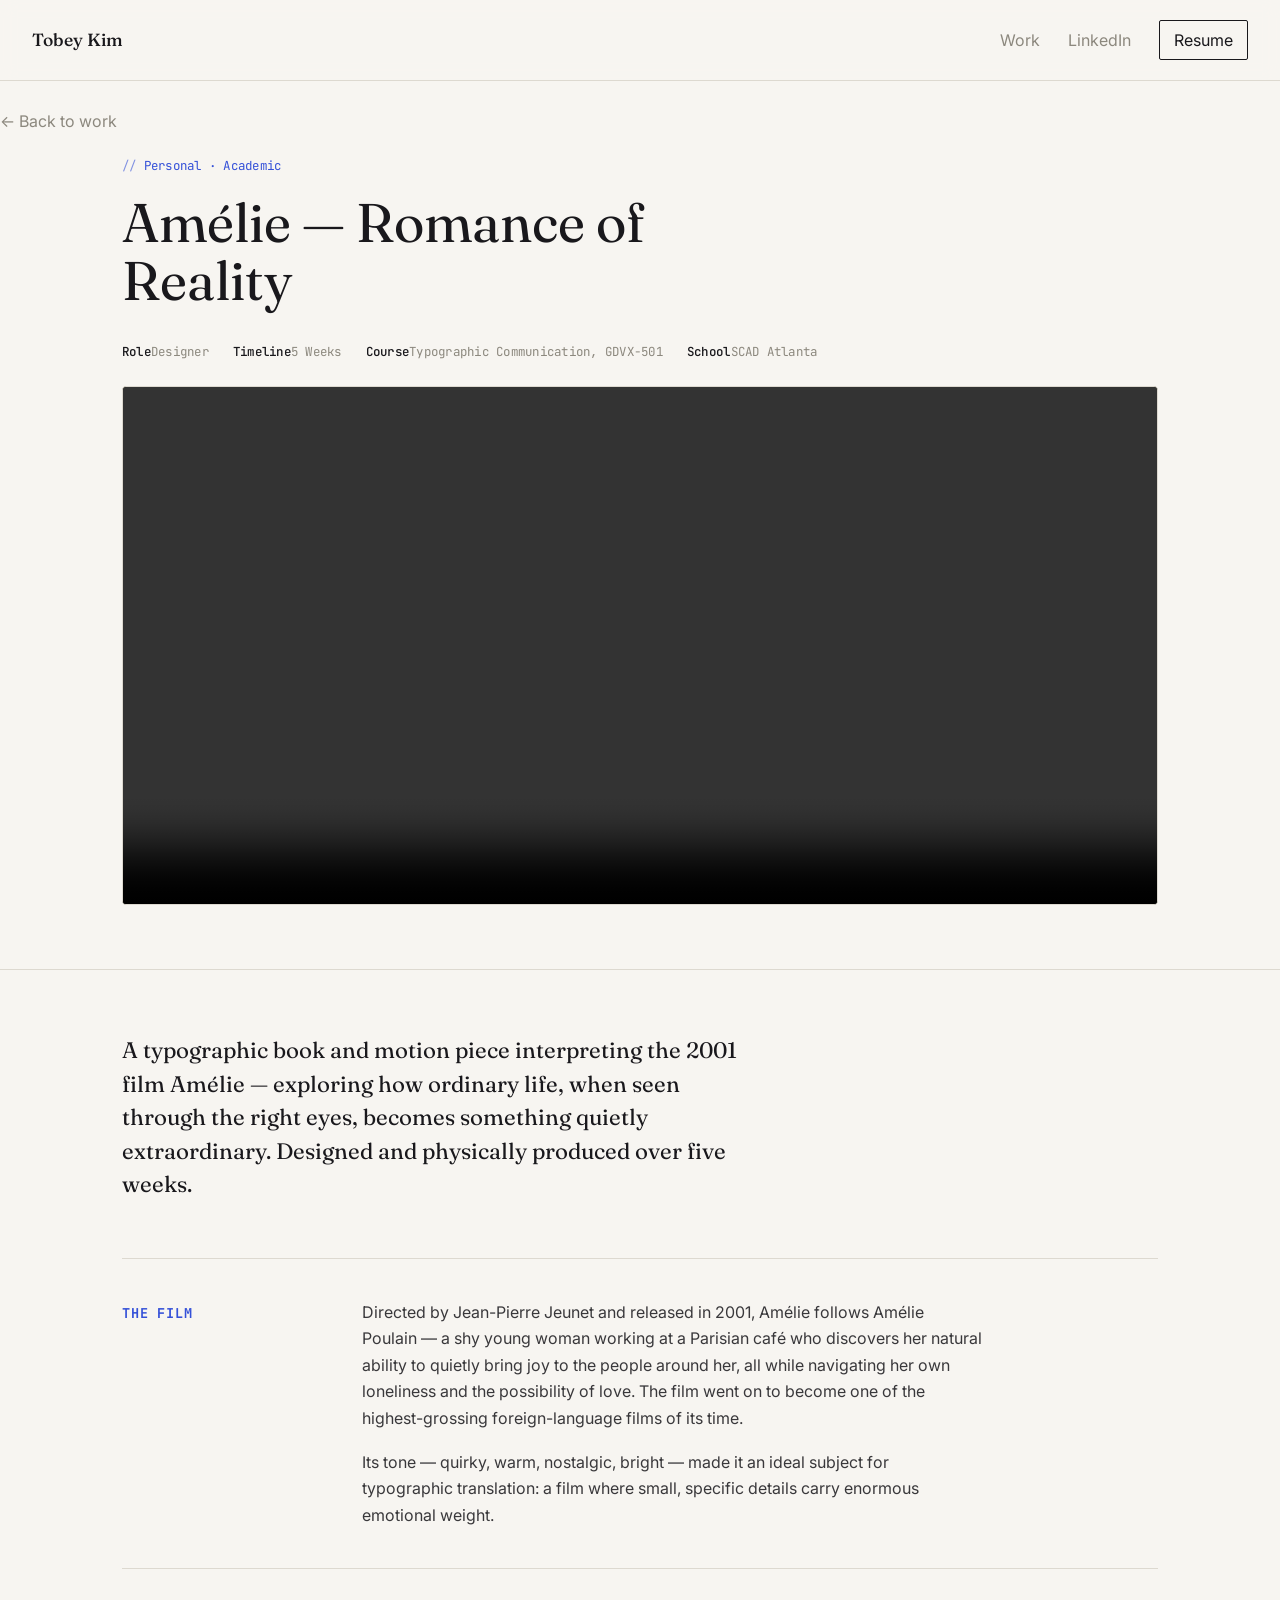
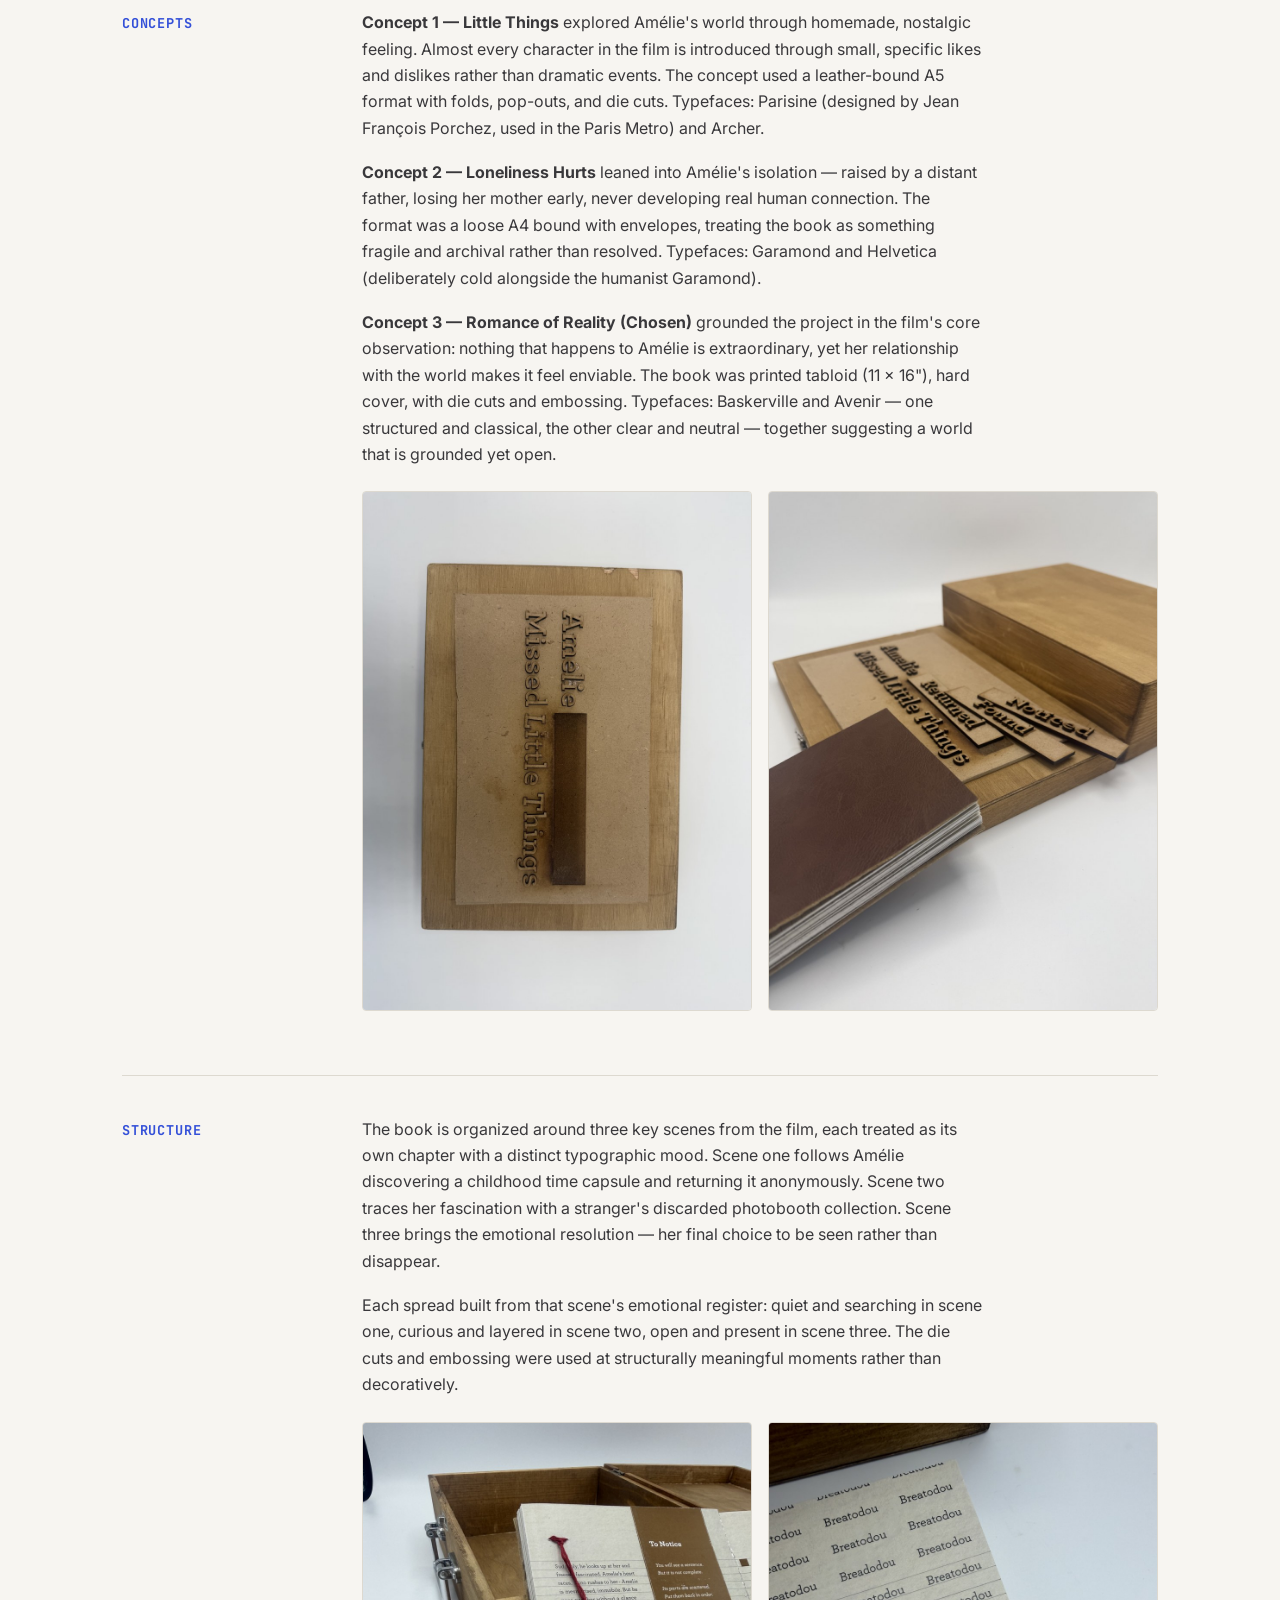
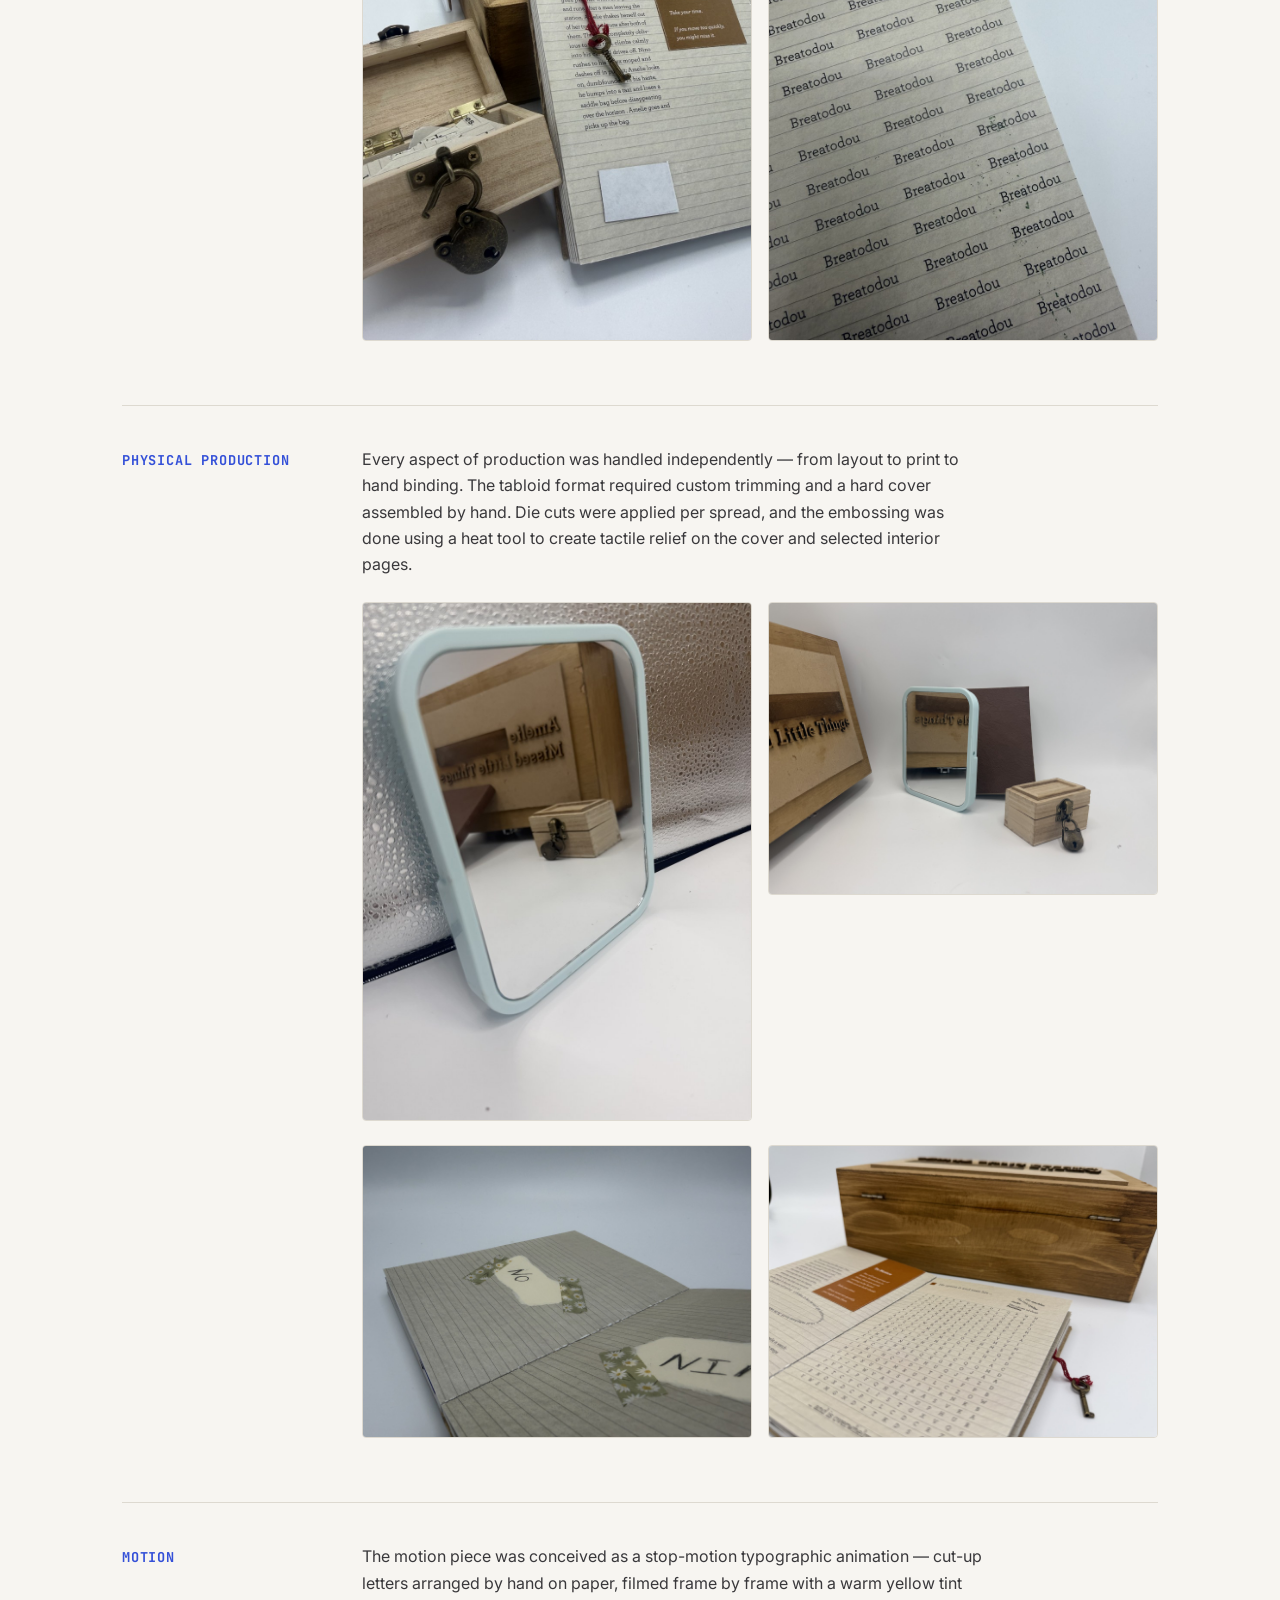
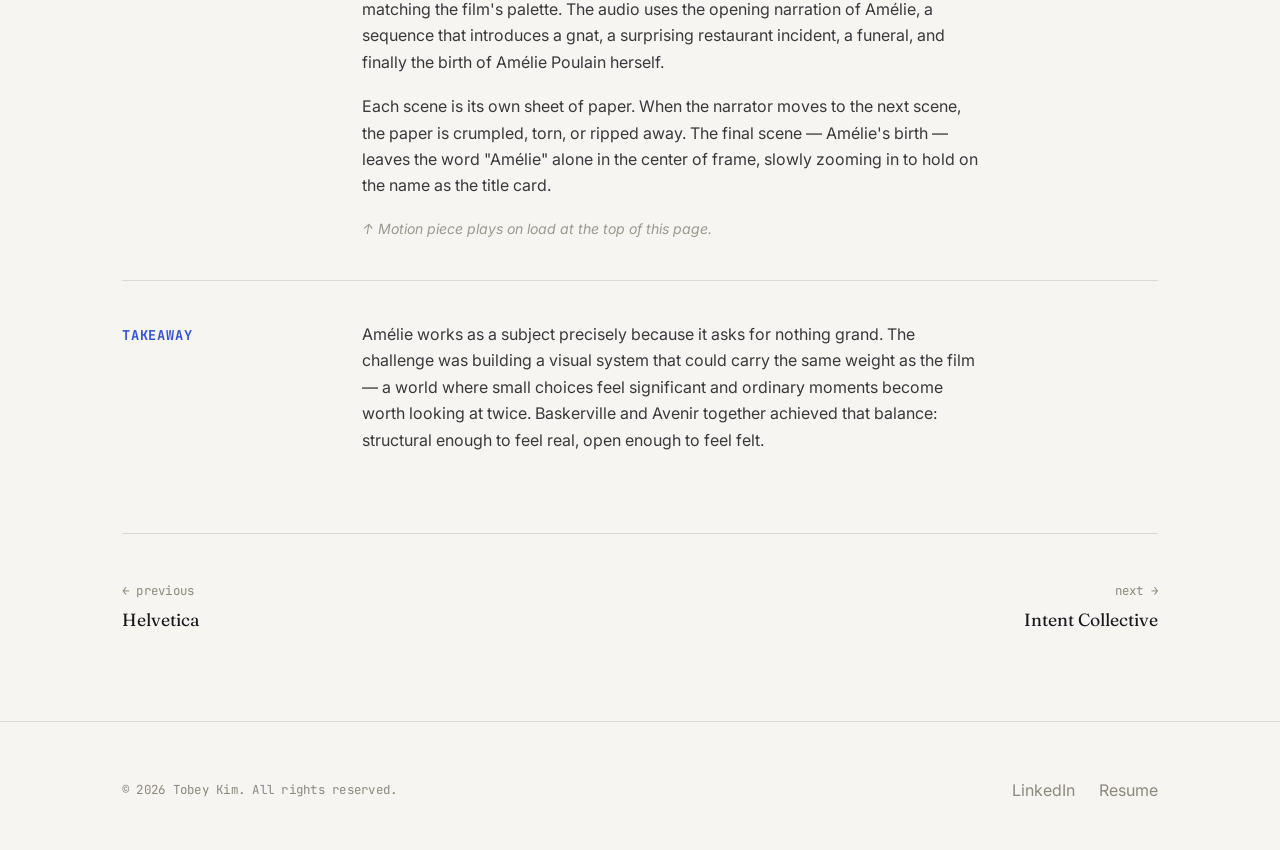
<file: amelie.html>
<!DOCTYPE html>
<html lang="en">
<head>
<meta charset="UTF-8">
<meta name="viewport" content="width=device-width, initial-scale=1">
<title>Amélie — Tobey Kim</title>
<link rel="preconnect" href="https://fonts.googleapis.com">
<link rel="preconnect" href="https://fonts.gstatic.com" crossorigin>
<link href="https://fonts.googleapis.com/css2?family=Fraunces:opsz,wght@9..144,300;9..144,400;9..144,500;9..144,600&family=Inter:wght@400;500;600&family=JetBrains+Mono:wght@400;500&display=swap" rel="stylesheet">
<link rel="stylesheet" href="style.css">
</head>
<body>

<header>
  <div class="header-inner">
    <a href="index.html" class="logo">Tobey Kim</a>
    <nav>
      <a href="index.html#work">Work</a>
      <a href="https://www.linkedin.com/in/tobeykim/" target="_blank" rel="noopener">LinkedIn</a>
      <a class="resume" href="https://drive.google.com/file/d/1ZKVgRWeL8YiON3M9yTX4Ohu1vRgT-WvB/view?usp=sharing" target="_blank" rel="noopener">Resume</a>
    </nav>
  </div>
</header>

<a class="wrap back-link" href="index.html#work">← Back to work</a>

<section class="cs-hero">
  <div class="wrap">
    <span class="mono cs-tag">Personal · Academic</span>
    <h1>Amélie — Romance of Reality</h1>
    <div class="cs-meta mono">
      <span><b>Role</b>Designer</span>
      <span><b>Timeline</b>5 Weeks</span>
      <span><b>Course</b>Typographic Communication, GDVX-501</span>
      <span><b>School</b>SCAD Atlanta</span>
    </div>
    <div class="cs-cover" style="padding:0; background:#1a1508;">
      <video autoplay muted loop playsinline controls style="width:100%; max-height:560px; object-fit:cover; display:block;">
        <source src="Amelie_Motion.mp4" type="video/mp4">
      </video>
    </div>
  </div>
</section>

<section class="cs-body">
  <div class="wrap">
    <p class="lede">A typographic book and motion piece interpreting the 2001 film Amélie — exploring how ordinary life, when seen through the right eyes, becomes something quietly extraordinary. Designed and physically produced over five weeks.</p>

    <div class="cs-section">
      <h2>The Film</h2>
      <div class="cs-section-content">
        <p>Directed by Jean-Pierre Jeunet and released in 2001, Amélie follows Amélie Poulain — a shy young woman working at a Parisian café who discovers her natural ability to quietly bring joy to the people around her, all while navigating her own loneliness and the possibility of love. The film went on to become one of the highest-grossing foreign-language films of its time.</p>
        <p>Its tone — quirky, warm, nostalgic, bright — made it an ideal subject for typographic translation: a film where small, specific details carry enormous emotional weight.</p>
      </div>
    </div>

    <div class="cs-section">
      <h2>Concepts</h2>
      <div class="cs-section-content">
        <p><strong>Concept 1 — Little Things</strong> explored Amélie's world through homemade, nostalgic feeling. Almost every character in the film is introduced through small, specific likes and dislikes rather than dramatic events. The concept used a leather-bound A5 format with folds, pop-outs, and die cuts. Typefaces: Parisine (designed by Jean François Porchez, used in the Paris Metro) and Archer.</p>
        <p><strong>Concept 2 — Loneliness Hurts</strong> leaned into Amélie's isolation — raised by a distant father, losing her mother early, never developing real human connection. The format was a loose A4 bound with envelopes, treating the book as something fragile and archival rather than resolved. Typefaces: Garamond and Helvetica (deliberately cold alongside the humanist Garamond).</p>
        <p><strong>Concept 3 — Romance of Reality (Chosen)</strong> grounded the project in the film's core observation: nothing that happens to Amélie is extraordinary, yet her relationship with the world makes it feel enviable. The book was printed tabloid (11 x 16"), hard cover, with die cuts and embossing. Typefaces: Baskerville and Avenir — one structured and classical, the other clear and neutral — together suggesting a world that is grounded yet open.</p>
        <div class="img-row two">
          <img src="img_amelie/IMG_0488.jpg" alt="Concept development">
          <img src="img_amelie/IMG_0489.jpg" alt="Layout sketches">
        </div>
      </div>
    </div>

    <div class="cs-section">
      <h2>Structure</h2>
      <div class="cs-section-content">
        <p>The book is organized around three key scenes from the film, each treated as its own chapter with a distinct typographic mood. Scene one follows Amélie discovering a childhood time capsule and returning it anonymously. Scene two traces her fascination with a stranger's discarded photobooth collection. Scene three brings the emotional resolution — her final choice to be seen rather than disappear.</p>
        <p>Each spread built from that scene's emotional register: quiet and searching in scene one, curious and layered in scene two, open and present in scene three. The die cuts and embossing were used at structurally meaningful moments rather than decoratively.</p>
        <div class="img-row two">
          <img src="img_amelie/IMG_0492.jpg" alt="Book interior 1">
          <img src="img_amelie/IMG_0494.jpg" alt="Book interior 2">
        </div>
      </div>
    </div>

    <div class="cs-section">
      <h2>Physical Production</h2>
      <div class="cs-section-content">
        <p>Every aspect of production was handled independently — from layout to print to hand binding. The tabloid format required custom trimming and a hard cover assembled by hand. Die cuts were applied per spread, and the embossing was done using a heat tool to create tactile relief on the cover and selected interior pages.</p>
        <div class="img-row two">
          <img src="img_amelie/IMG_0501.jpg" alt="Production detail 1">
          <img src="img_amelie/IMG_0504.jpg" alt="Production detail 2">
        </div>
        <div class="img-row two">
          <img src="img_amelie/IMG_0509.jpg" alt="Final book 1">
          <img src="img_amelie/IMG_0512.jpg" alt="Final book 2">
        </div>
      </div>
    </div>

    <div class="cs-section">
      <h2>Motion</h2>
      <div class="cs-section-content">
        <p>The motion piece was conceived as a stop-motion typographic animation — cut-up letters arranged by hand on paper, filmed frame by frame with a warm yellow tint matching the film's palette. The audio uses the opening narration of Amélie, a sequence that introduces a gnat, a surprising restaurant incident, a funeral, and finally the birth of Amélie Poulain herself.</p>
        <p>Each scene is its own sheet of paper. When the narrator moves to the next scene, the paper is crumpled, torn, or ripped away. The final scene — Amélie's birth — leaves the word "Amélie" alone in the center of frame, slowly zooming in to hold on the name as the title card.</p>
        <p style="color:var(--muted); font-size:0.88rem; font-style:italic;">↑ Motion piece plays on load at the top of this page.</p>
      </div>
    </div>

    <div class="cs-section">
      <h2>Takeaway</h2>
      <div class="cs-section-content">
        <p>Amélie works as a subject precisely because it asks for nothing grand. The challenge was building a visual system that could carry the same weight as the film — a world where small choices feel significant and ordinary moments become worth looking at twice. Baskerville and Avenir together achieved that balance: structural enough to feel real, open enough to feel felt.</p>
      </div>
    </div>

  </div>
</section>

<div class="wrap">
  <div class="cs-nav">
    <a href="helvetica.html">
      <span class="mono">← previous</span>
      <span class="title">Helvetica</span>
    </a>
    <a href="intent-collective.html">
      <span class="mono">next →</span>
      <span class="title">Intent Collective</span>
    </a>
  </div>
</div>

<footer>
  <div class="wrap footer-inner">
    <span class="mono">© 2026 Tobey Kim. All rights reserved.</span>
    <div class="footer-links">
      <a href="https://www.linkedin.com/in/tobeykim/" target="_blank" rel="noopener">LinkedIn</a>
      <a href="https://drive.google.com/file/d/1ZKVgRWeL8YiON3M9yTX4Ohu1vRgT-WvB/view?usp=sharing" target="_blank" rel="noopener">Resume</a>
    </div>
  </div>
</footer>

</body>
</html>
</file>
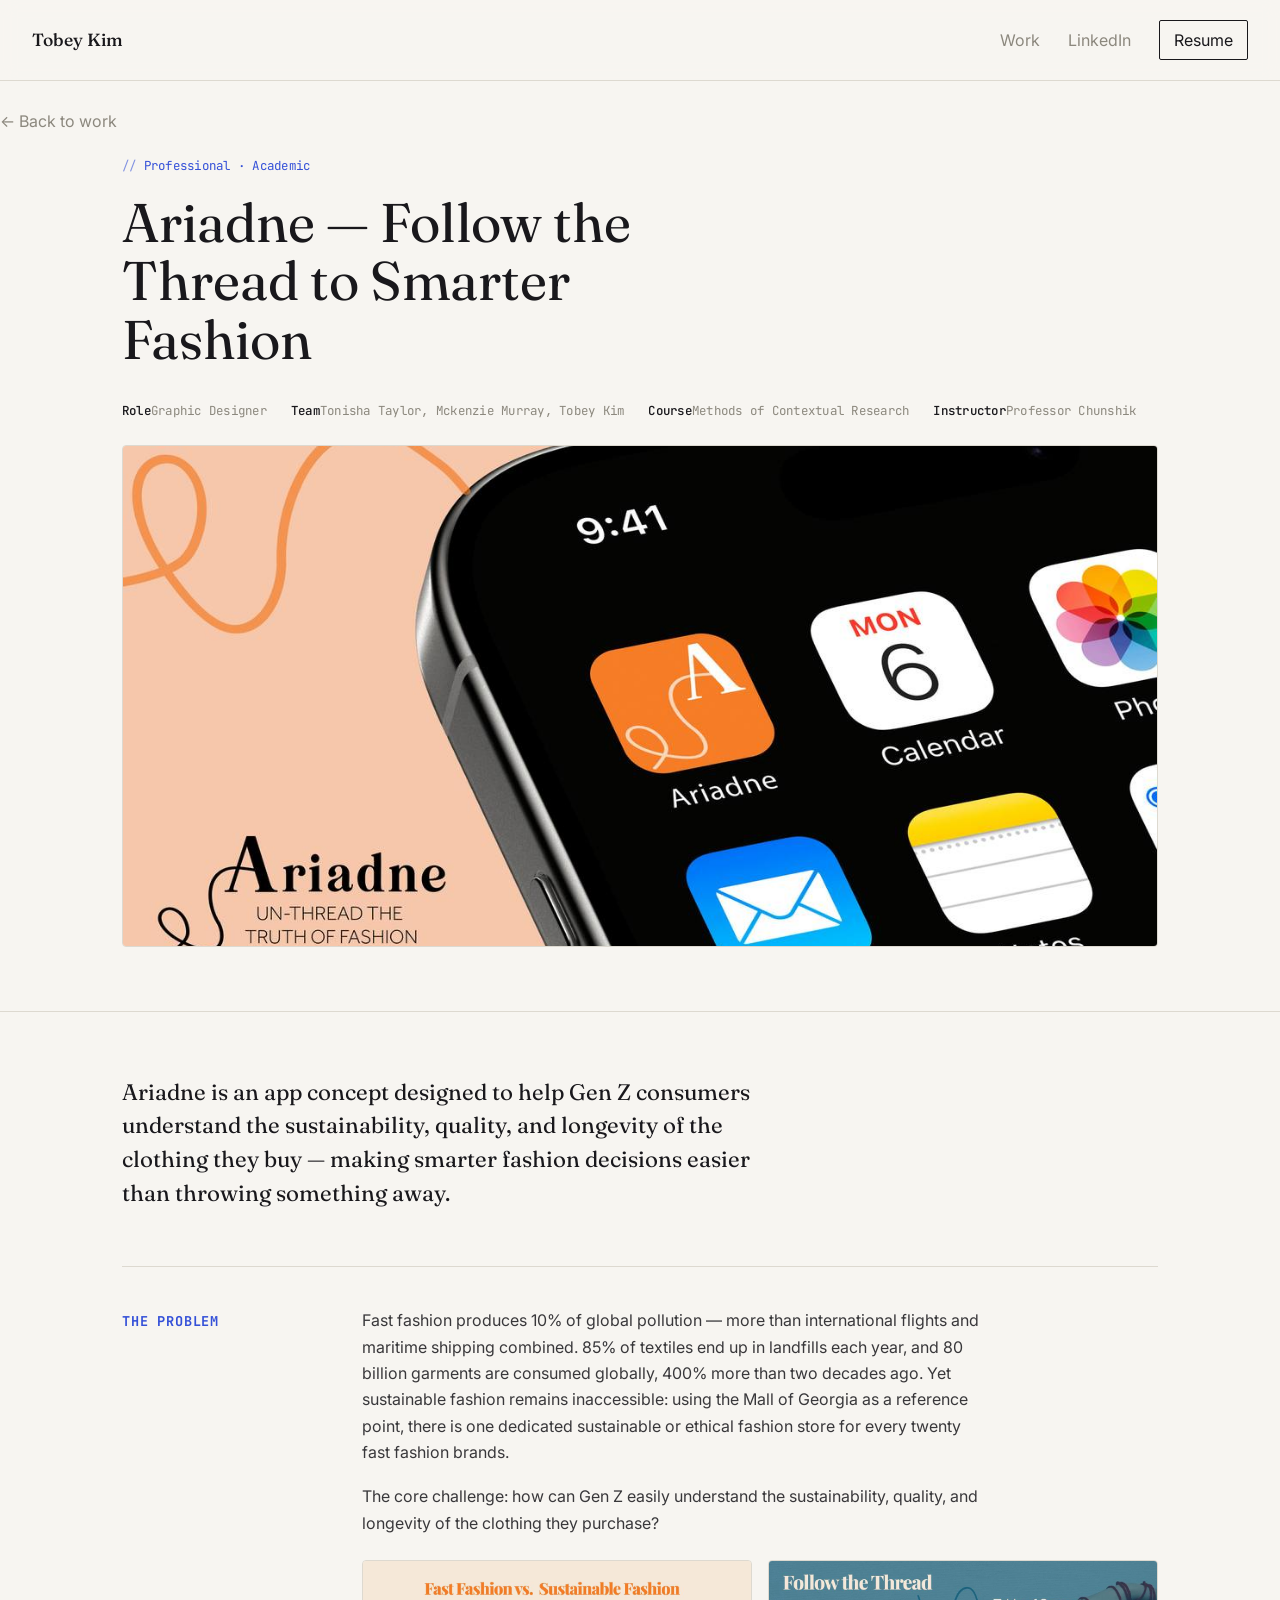
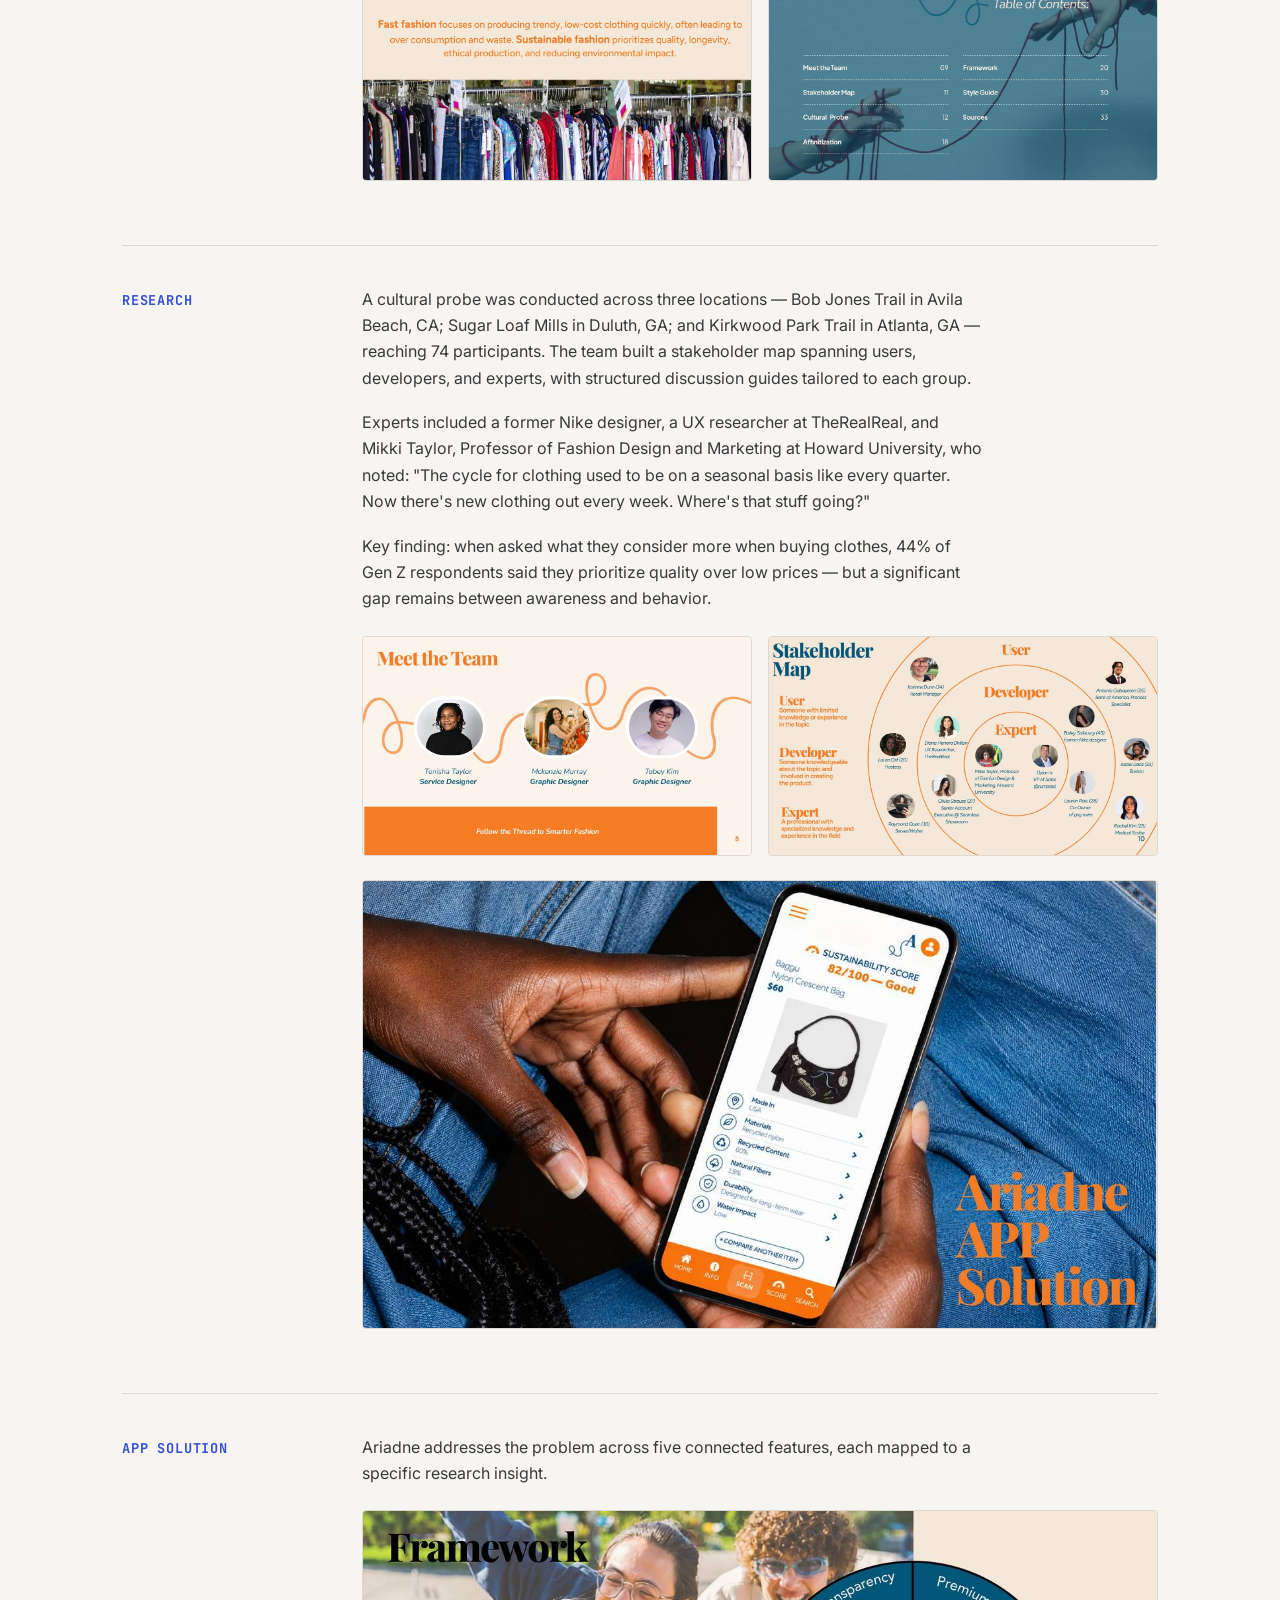
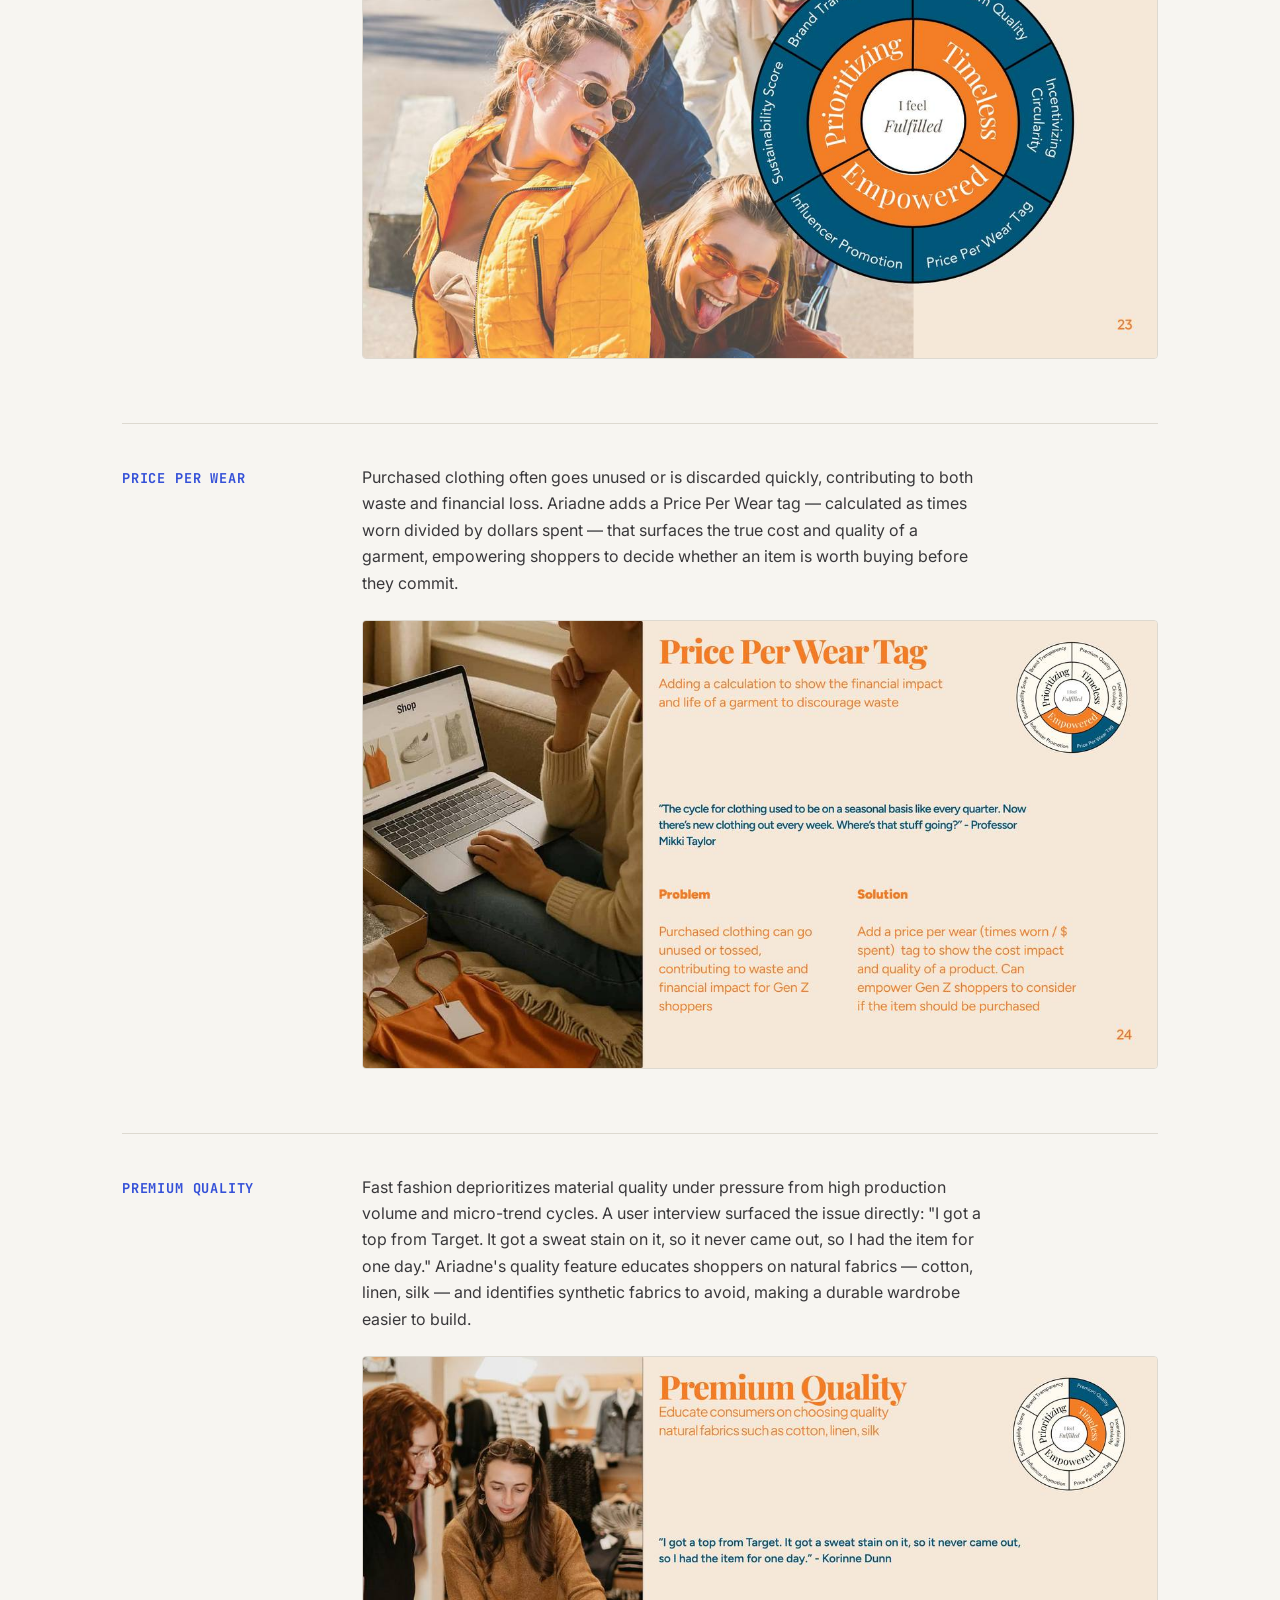
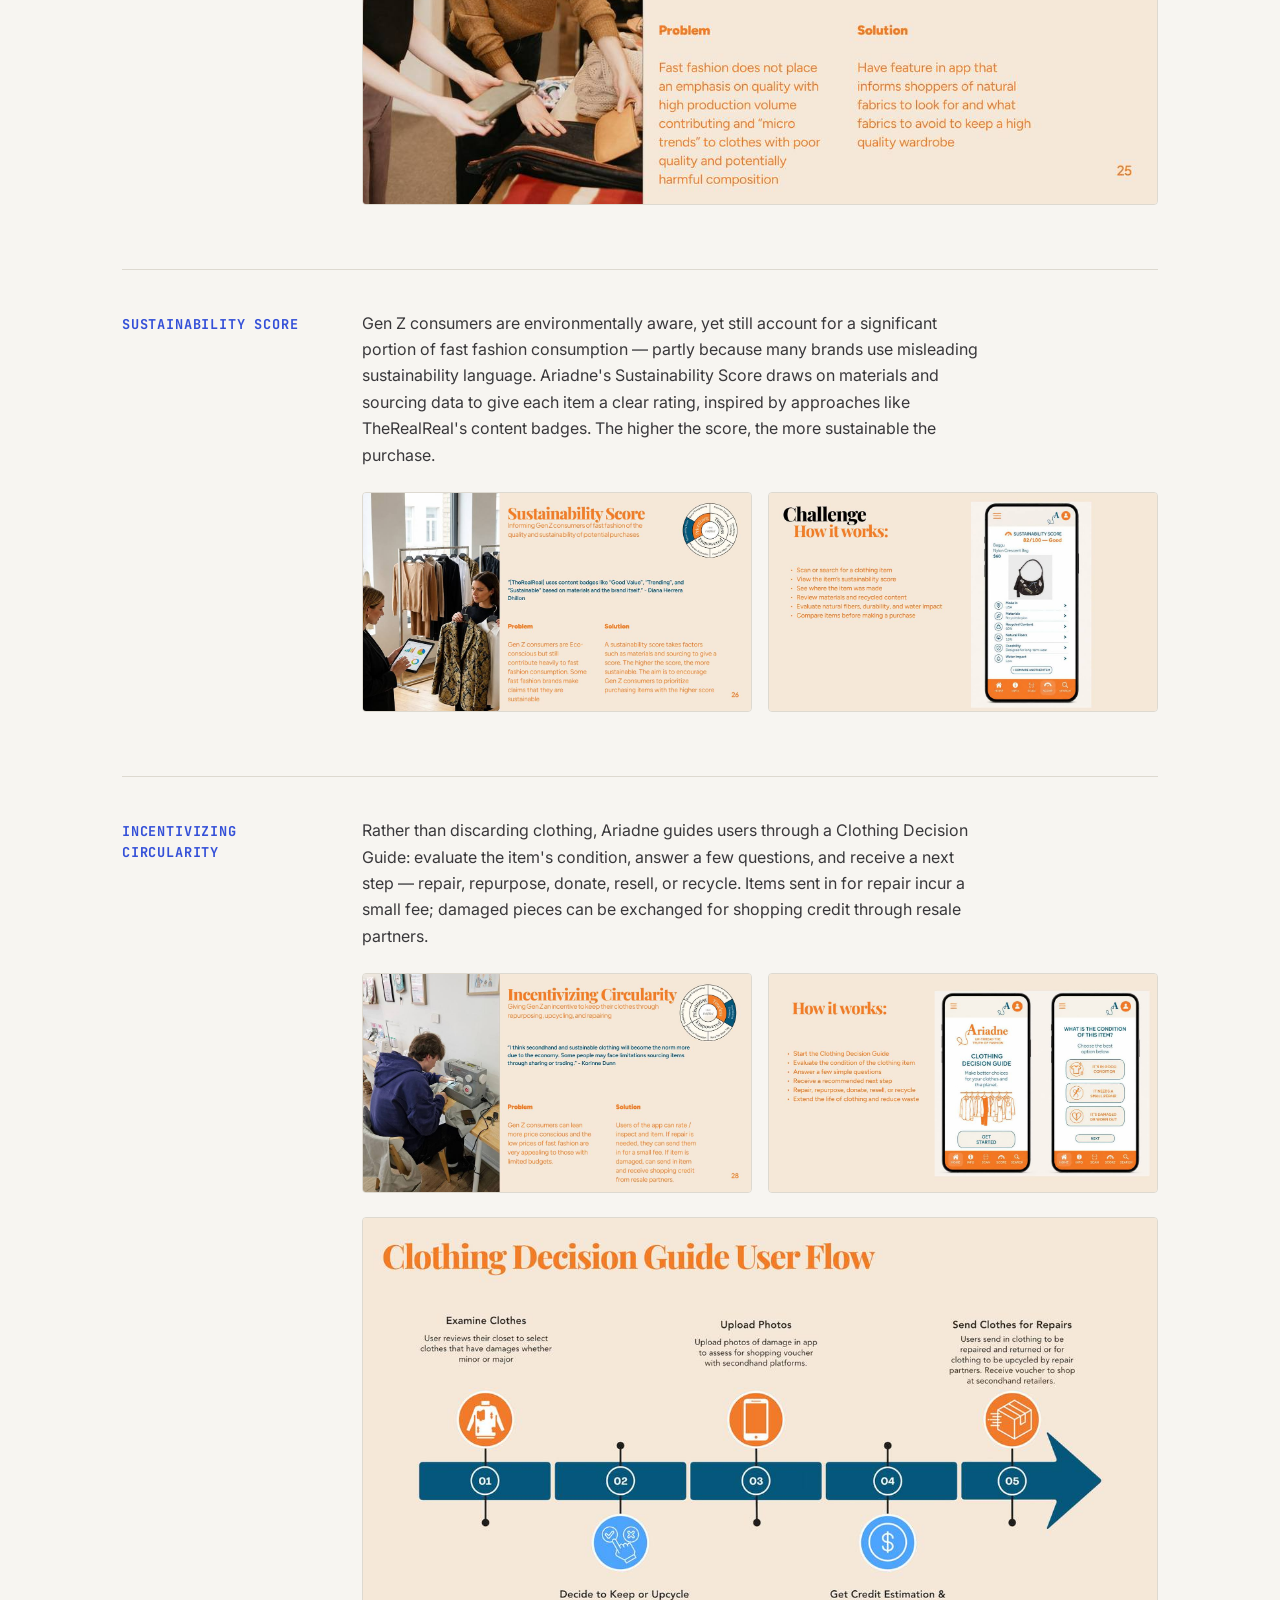
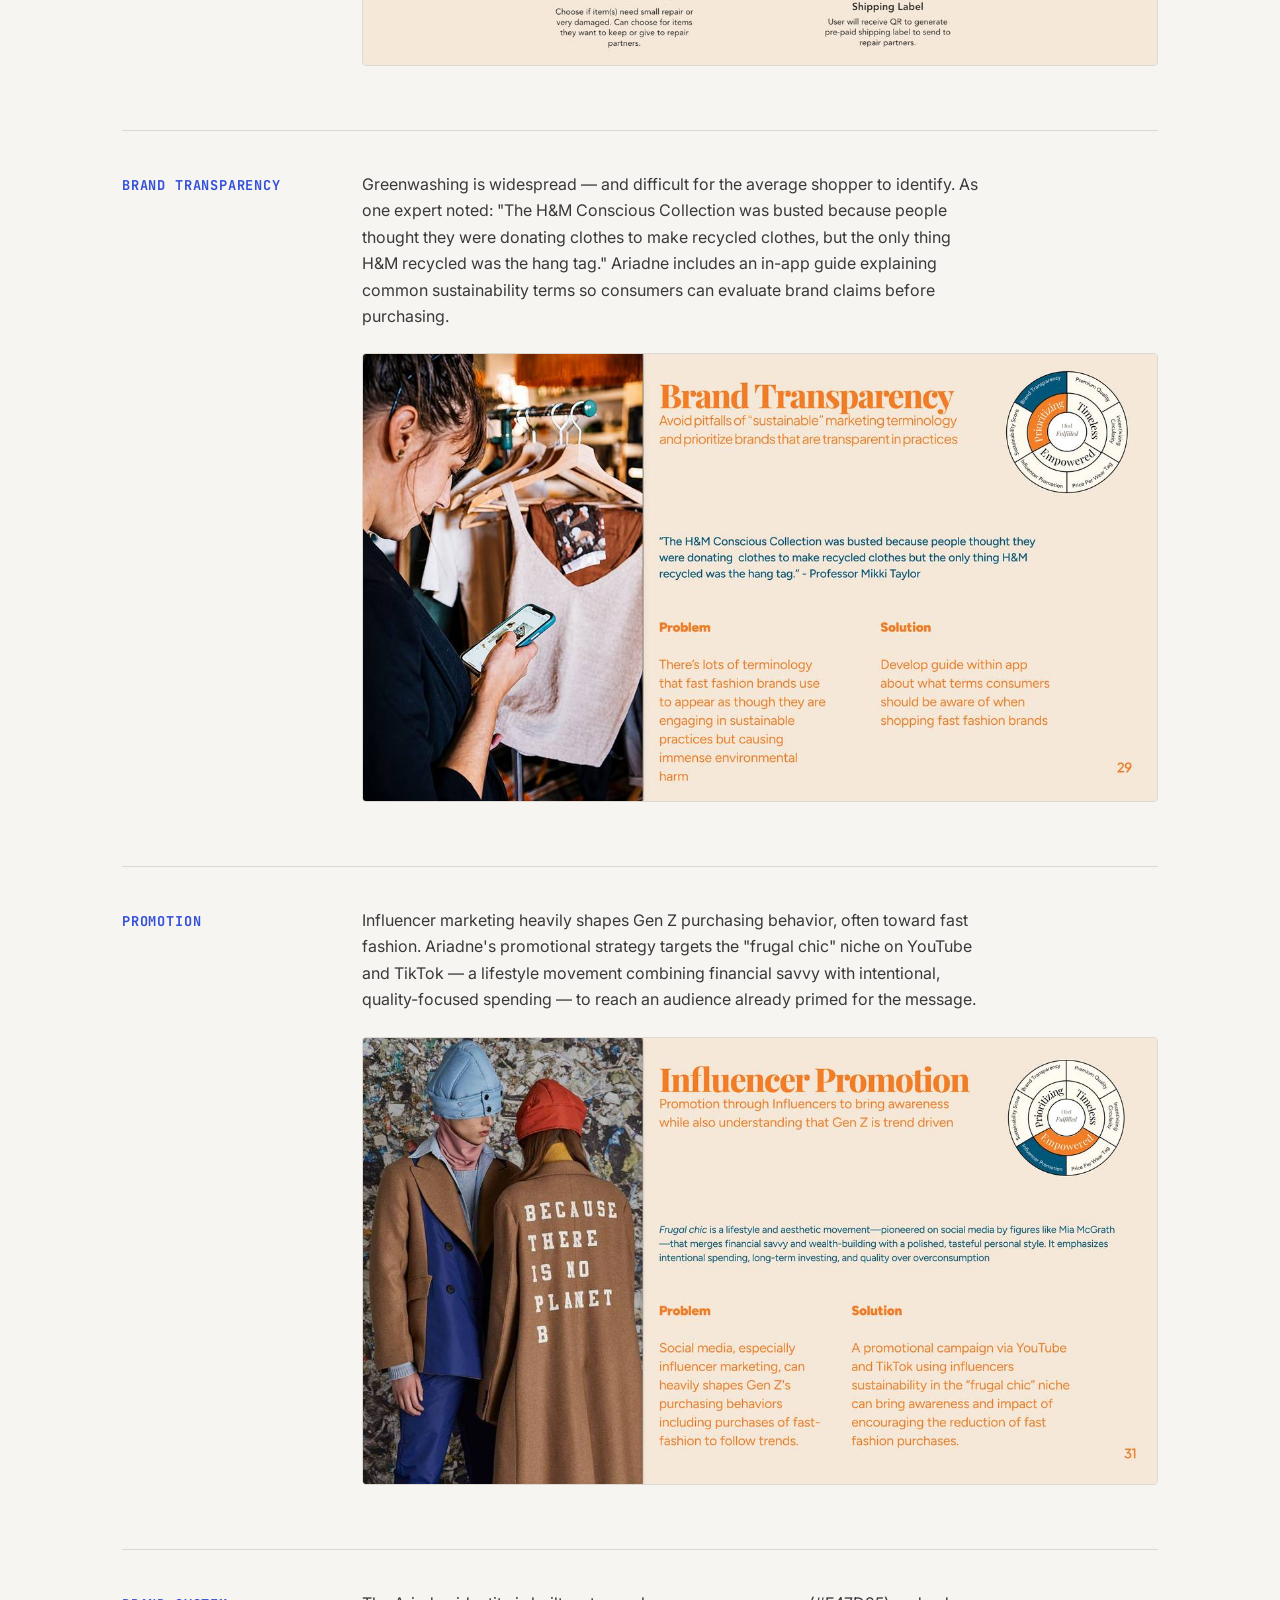
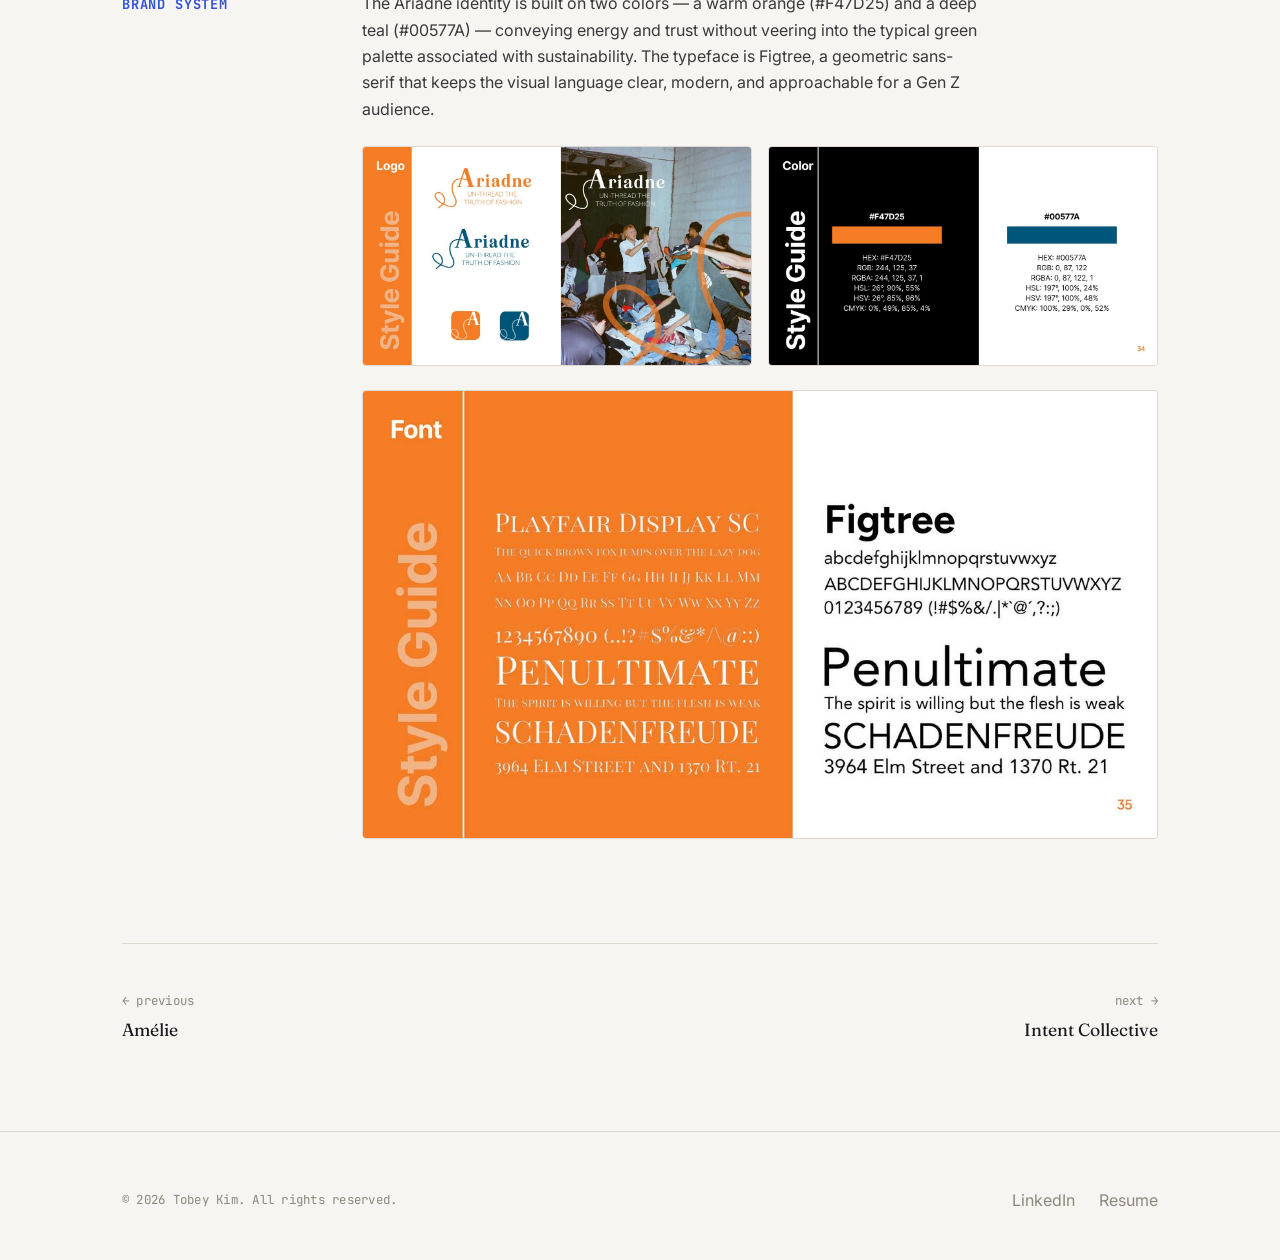
<file: ariadne.html>
<!DOCTYPE html>
<html lang="en">
<head>
<meta charset="UTF-8">
<meta name="viewport" content="width=device-width, initial-scale=1">
<title>Ariadne — Tobey Kim</title>
<link rel="preconnect" href="https://fonts.googleapis.com">
<link rel="preconnect" href="https://fonts.gstatic.com" crossorigin>
<link href="https://fonts.googleapis.com/css2?family=Fraunces:opsz,wght@9..144,300;9..144,400;9..144,500;9..144,600&family=Inter:wght@400;500;600&family=JetBrains+Mono:wght@400;500&display=swap" rel="stylesheet">
<link rel="stylesheet" href="style.css">
</head>
<body>

<header>
  <div class="header-inner">
    <a href="index.html" class="logo">Tobey Kim</a>
    <nav>
      <a href="index.html#work">Work</a>
      <a href="https://www.linkedin.com/in/tobeykim/" target="_blank" rel="noopener">LinkedIn</a>
      <a class="resume" href="https://drive.google.com/file/d/1ZKVgRWeL8YiON3M9yTX4Ohu1vRgT-WvB/view?usp=sharing" target="_blank" rel="noopener">Resume</a>
    </nav>
  </div>
</header>

<a class="wrap back-link" href="index.html#work">← Back to work</a>

<section class="cs-hero">
  <div class="wrap">
    <span class="mono cs-tag">Professional · Academic</span>
    <h1>Ariadne — Follow the Thread to Smarter Fashion</h1>
    <div class="cs-meta mono">
      <span><b>Role</b>Graphic Designer</span>
      <span><b>Team</b>Tonisha Taylor, Mckenzie Murray, Tobey Kim</span>
      <span><b>Course</b>Methods of Contextual Research</span>
      <span><b>Instructor</b>Professor Chunshik</span>
    </div>
    <div class="cs-cover">
      <img src="img_ariadne/slide_01.jpg" alt="Ariadne cover slide">
    </div>
  </div>
</section>

<section class="cs-body">
  <div class="wrap">
    <p class="lede">Ariadne is an app concept designed to help Gen Z consumers understand the sustainability, quality, and longevity of the clothing they buy — making smarter fashion decisions easier than throwing something away.</p>

    <div class="cs-section">
      <h2>The Problem</h2>
      <div class="cs-section-content">
        <p>Fast fashion produces 10% of global pollution — more than international flights and maritime shipping combined. 85% of textiles end up in landfills each year, and 80 billion garments are consumed globally, 400% more than two decades ago. Yet sustainable fashion remains inaccessible: using the Mall of Georgia as a reference point, there is one dedicated sustainable or ethical fashion store for every twenty fast fashion brands.</p>
        <p>The core challenge: how can Gen Z easily understand the sustainability, quality, and longevity of the clothing they purchase?</p>
        <div class="img-row two">
          <img src="img_ariadne/slide_02.jpg" alt="Fast fashion vs sustainable fashion">
          <img src="img_ariadne/slide_07.jpg" alt="Meet the team">
        </div>
      </div>
    </div>

    <div class="cs-section">
      <h2>Research</h2>
      <div class="cs-section-content">
        <p>A cultural probe was conducted across three locations — Bob Jones Trail in Avila Beach, CA; Sugar Loaf Mills in Duluth, GA; and Kirkwood Park Trail in Atlanta, GA — reaching 74 participants. The team built a stakeholder map spanning users, developers, and experts, with structured discussion guides tailored to each group.</p>
        <p>Experts included a former Nike designer, a UX researcher at TheRealReal, and Mikki Taylor, Professor of Fashion Design and Marketing at Howard University, who noted: "The cycle for clothing used to be on a seasonal basis like every quarter. Now there's new clothing out every week. Where's that stuff going?"</p>
        <p>Key finding: when asked what they consider more when buying clothes, 44% of Gen Z respondents said they prioritize quality over low prices — but a significant gap remains between awareness and behavior.</p>
        <div class="img-row two">
          <img src="img_ariadne/slide_08.jpg" alt="Stakeholder map">
          <img src="img_ariadne/slide_09.jpg" alt="Stakeholder quotes">
        </div>
        <div class="img-row">
          <img src="img_ariadne/slide_19.jpg" alt="Affinitization — 160 yellow notes, 19 themes, 8 insights">
        </div>
      </div>
    </div>

    <div class="cs-section">
      <h2>App Solution</h2>
      <div class="cs-section-content">
        <p>Ariadne addresses the problem across five connected features, each mapped to a specific research insight.</p>
        <img src="img_ariadne/slide_20.jpg" alt="App framework overview">
      </div>
    </div>

    <div class="cs-section">
      <h2>Price Per Wear</h2>
      <div class="cs-section-content">
        <p>Purchased clothing often goes unused or is discarded quickly, contributing to both waste and financial loss. Ariadne adds a Price Per Wear tag — calculated as times worn divided by dollars spent — that surfaces the true cost and quality of a garment, empowering shoppers to decide whether an item is worth buying before they commit.</p>
        <img src="img_ariadne/slide_21.jpg" alt="Price Per Wear feature">
      </div>
    </div>

    <div class="cs-section">
      <h2>Premium Quality</h2>
      <div class="cs-section-content">
        <p>Fast fashion deprioritizes material quality under pressure from high production volume and micro-trend cycles. A user interview surfaced the issue directly: "I got a top from Target. It got a sweat stain on it, so it never came out, so I had the item for one day." Ariadne's quality feature educates shoppers on natural fabrics — cotton, linen, silk — and identifies synthetic fabrics to avoid, making a durable wardrobe easier to build.</p>
        <img src="img_ariadne/slide_22.jpg" alt="Premium Quality feature">
      </div>
    </div>

    <div class="cs-section">
      <h2>Sustainability Score</h2>
      <div class="cs-section-content">
        <p>Gen Z consumers are environmentally aware, yet still account for a significant portion of fast fashion consumption — partly because many brands use misleading sustainability language. Ariadne's Sustainability Score draws on materials and sourcing data to give each item a clear rating, inspired by approaches like TheRealReal's content badges. The higher the score, the more sustainable the purchase.</p>
        <div class="img-row two">
          <img src="img_ariadne/slide_23.jpg" alt="Sustainability Score feature">
          <img src="img_ariadne/slide_24.jpg" alt="How the score works">
        </div>
      </div>
    </div>

    <div class="cs-section">
      <h2>Incentivizing Circularity</h2>
      <div class="cs-section-content">
        <p>Rather than discarding clothing, Ariadne guides users through a Clothing Decision Guide: evaluate the item's condition, answer a few questions, and receive a next step — repair, repurpose, donate, resell, or recycle. Items sent in for repair incur a small fee; damaged pieces can be exchanged for shopping credit through resale partners.</p>
        <div class="img-row two">
          <img src="img_ariadne/slide_25.jpg" alt="Circularity feature">
          <img src="img_ariadne/slide_26.jpg" alt="Decision guide flow">
        </div>
        <img src="img_ariadne/slide_27.jpg" alt="Clothing Decision Guide user flow">
      </div>
    </div>

    <div class="cs-section">
      <h2>Brand Transparency</h2>
      <div class="cs-section-content">
        <p>Greenwashing is widespread — and difficult for the average shopper to identify. As one expert noted: "The H&M Conscious Collection was busted because people thought they were donating clothes to make recycled clothes, but the only thing H&M recycled was the hang tag." Ariadne includes an in-app guide explaining common sustainability terms so consumers can evaluate brand claims before purchasing.</p>
        <img src="img_ariadne/slide_28.jpg" alt="Brand Transparency feature">
      </div>
    </div>

    <div class="cs-section">
      <h2>Promotion</h2>
      <div class="cs-section-content">
        <p>Influencer marketing heavily shapes Gen Z purchasing behavior, often toward fast fashion. Ariadne's promotional strategy targets the "frugal chic" niche on YouTube and TikTok — a lifestyle movement combining financial savvy with intentional, quality-focused spending — to reach an audience already primed for the message.</p>
        <img src="img_ariadne/slide_29.jpg" alt="Influencer promotion strategy">
      </div>
    </div>

    <div class="cs-section">
      <h2>Brand System</h2>
      <div class="cs-section-content">
        <p>The Ariadne identity is built on two colors — a warm orange (#F47D25) and a deep teal (#00577A) — conveying energy and trust without veering into the typical green palette associated with sustainability. The typeface is Figtree, a geometric sans-serif that keeps the visual language clear, modern, and approachable for a Gen Z audience.</p>
        <div class="img-row two">
          <img src="img_ariadne/slide_30.jpg" alt="Ariadne logo">
          <img src="img_ariadne/slide_31.jpg" alt="Color palette">
        </div>
        <img src="img_ariadne/slide_32.jpg" alt="Typeface — Figtree">
      </div>
    </div>

  </div>
</section>

<div class="wrap">
  <div class="cs-nav">
    <a href="amelie.html">
      <span class="mono">← previous</span>
      <span class="title">Amélie</span>
    </a>
    <a href="intent-collective.html">
      <span class="mono">next →</span>
      <span class="title">Intent Collective</span>
    </a>
  </div>
</div>

<footer>
  <div class="wrap footer-inner">
    <span class="mono">© 2026 Tobey Kim. All rights reserved.</span>
    <div class="footer-links">
      <a href="https://www.linkedin.com/in/tobeykim/" target="_blank" rel="noopener">LinkedIn</a>
      <a href="https://drive.google.com/file/d/1ZKVgRWeL8YiON3M9yTX4Ohu1vRgT-WvB/view?usp=sharing" target="_blank" rel="noopener">Resume</a>
    </div>
  </div>
</footer>

</body>
</html>
</file>
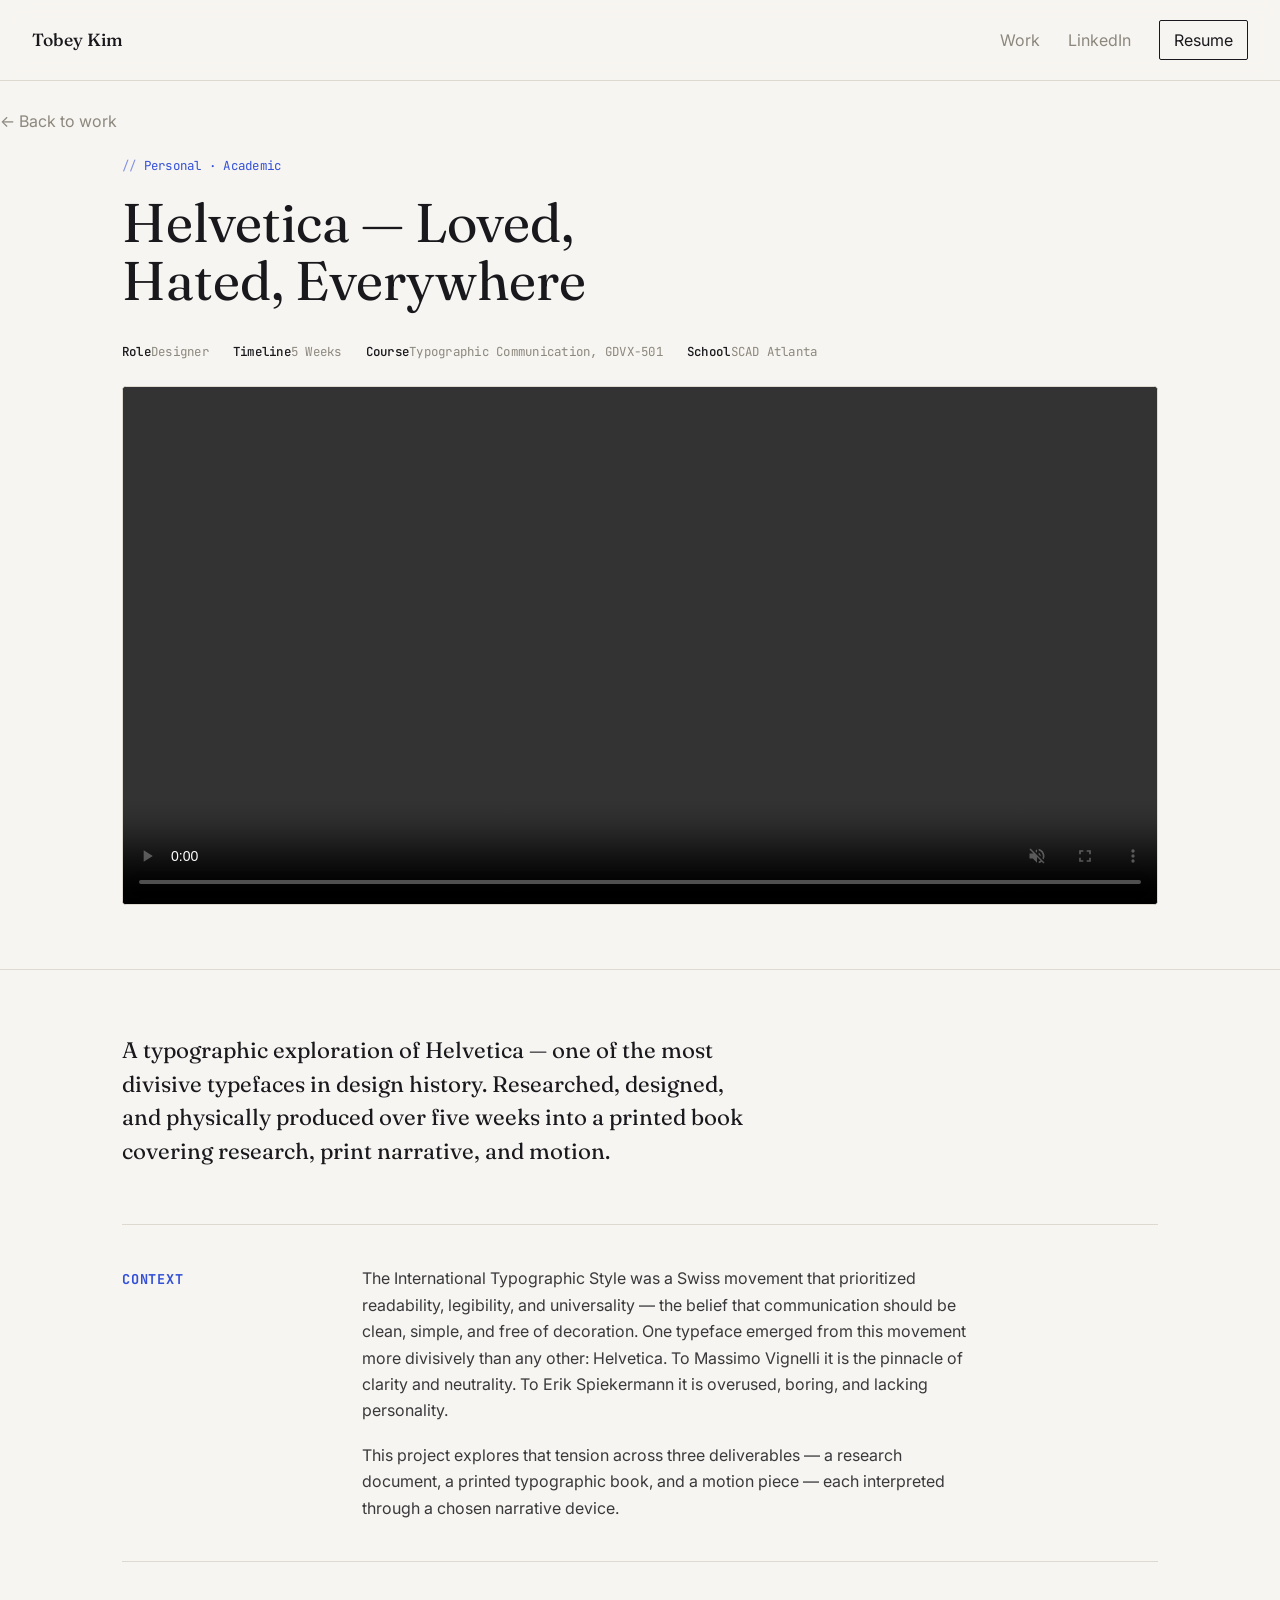
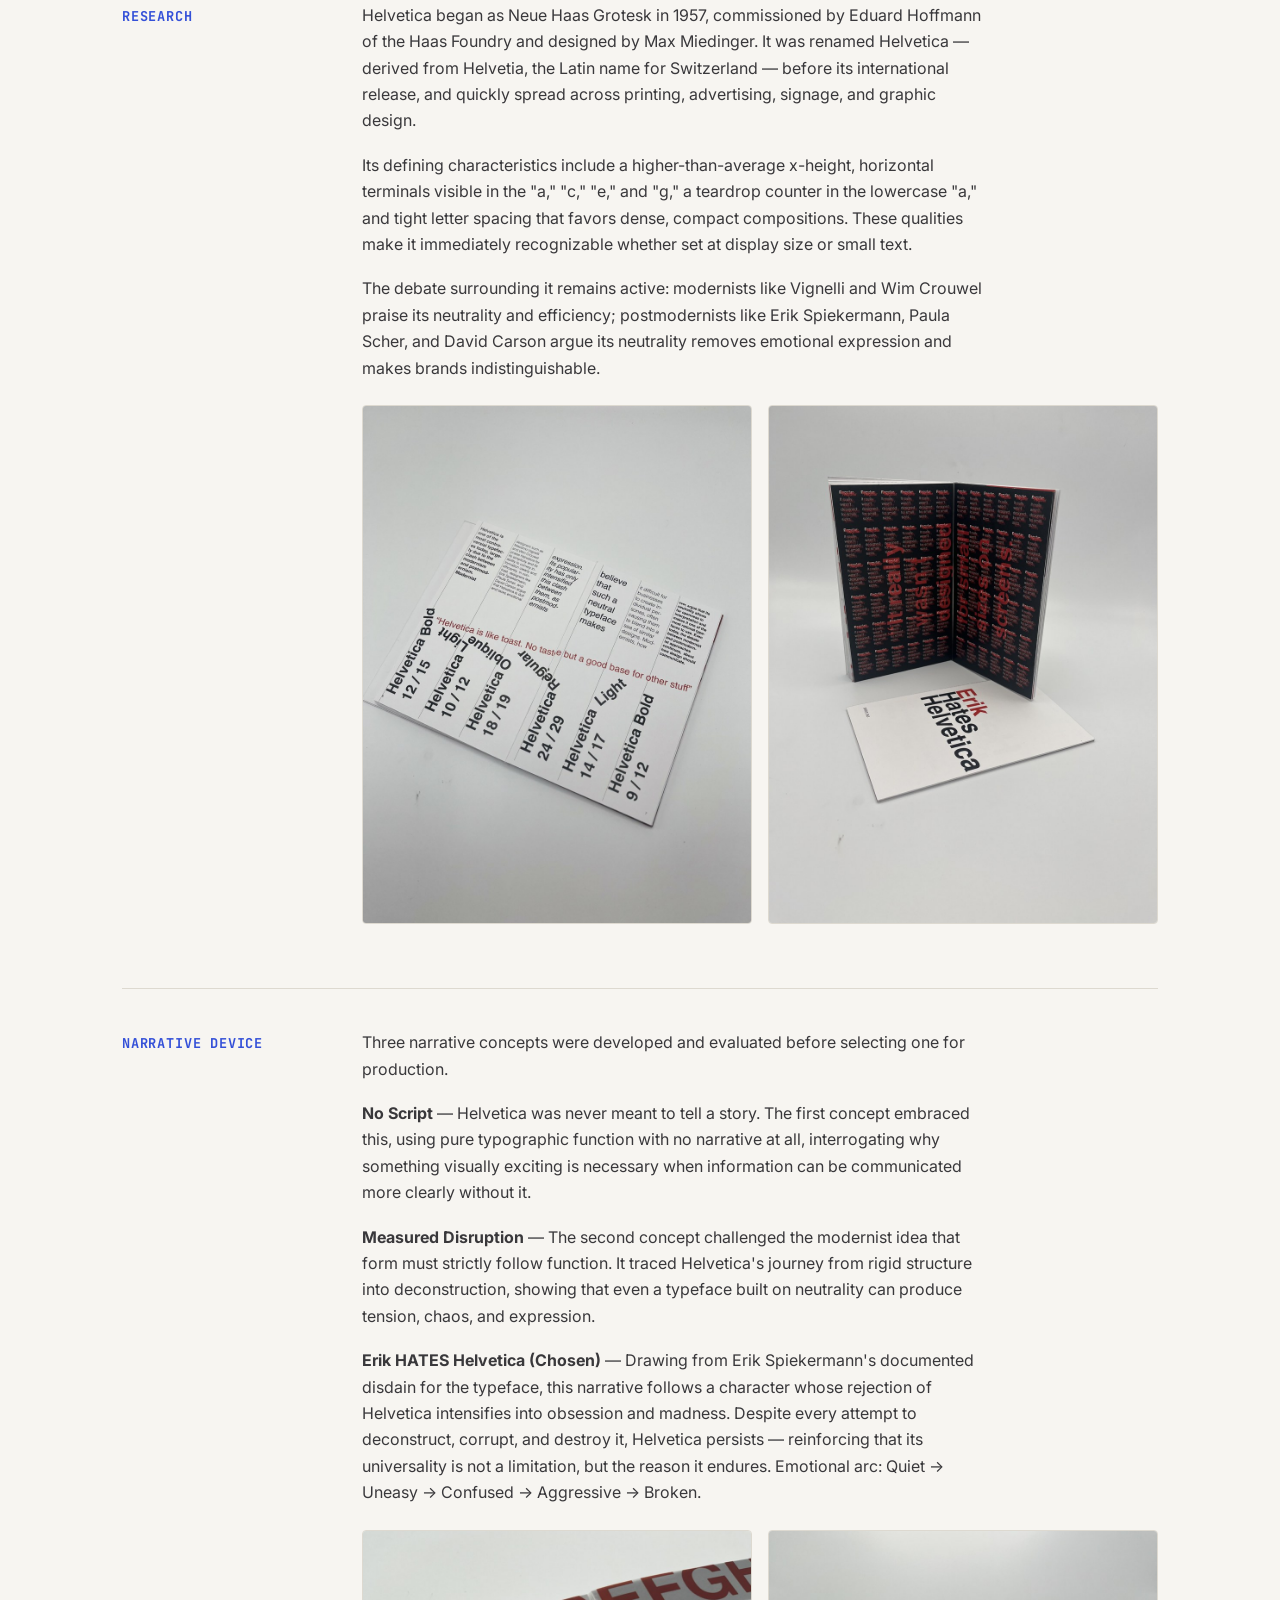
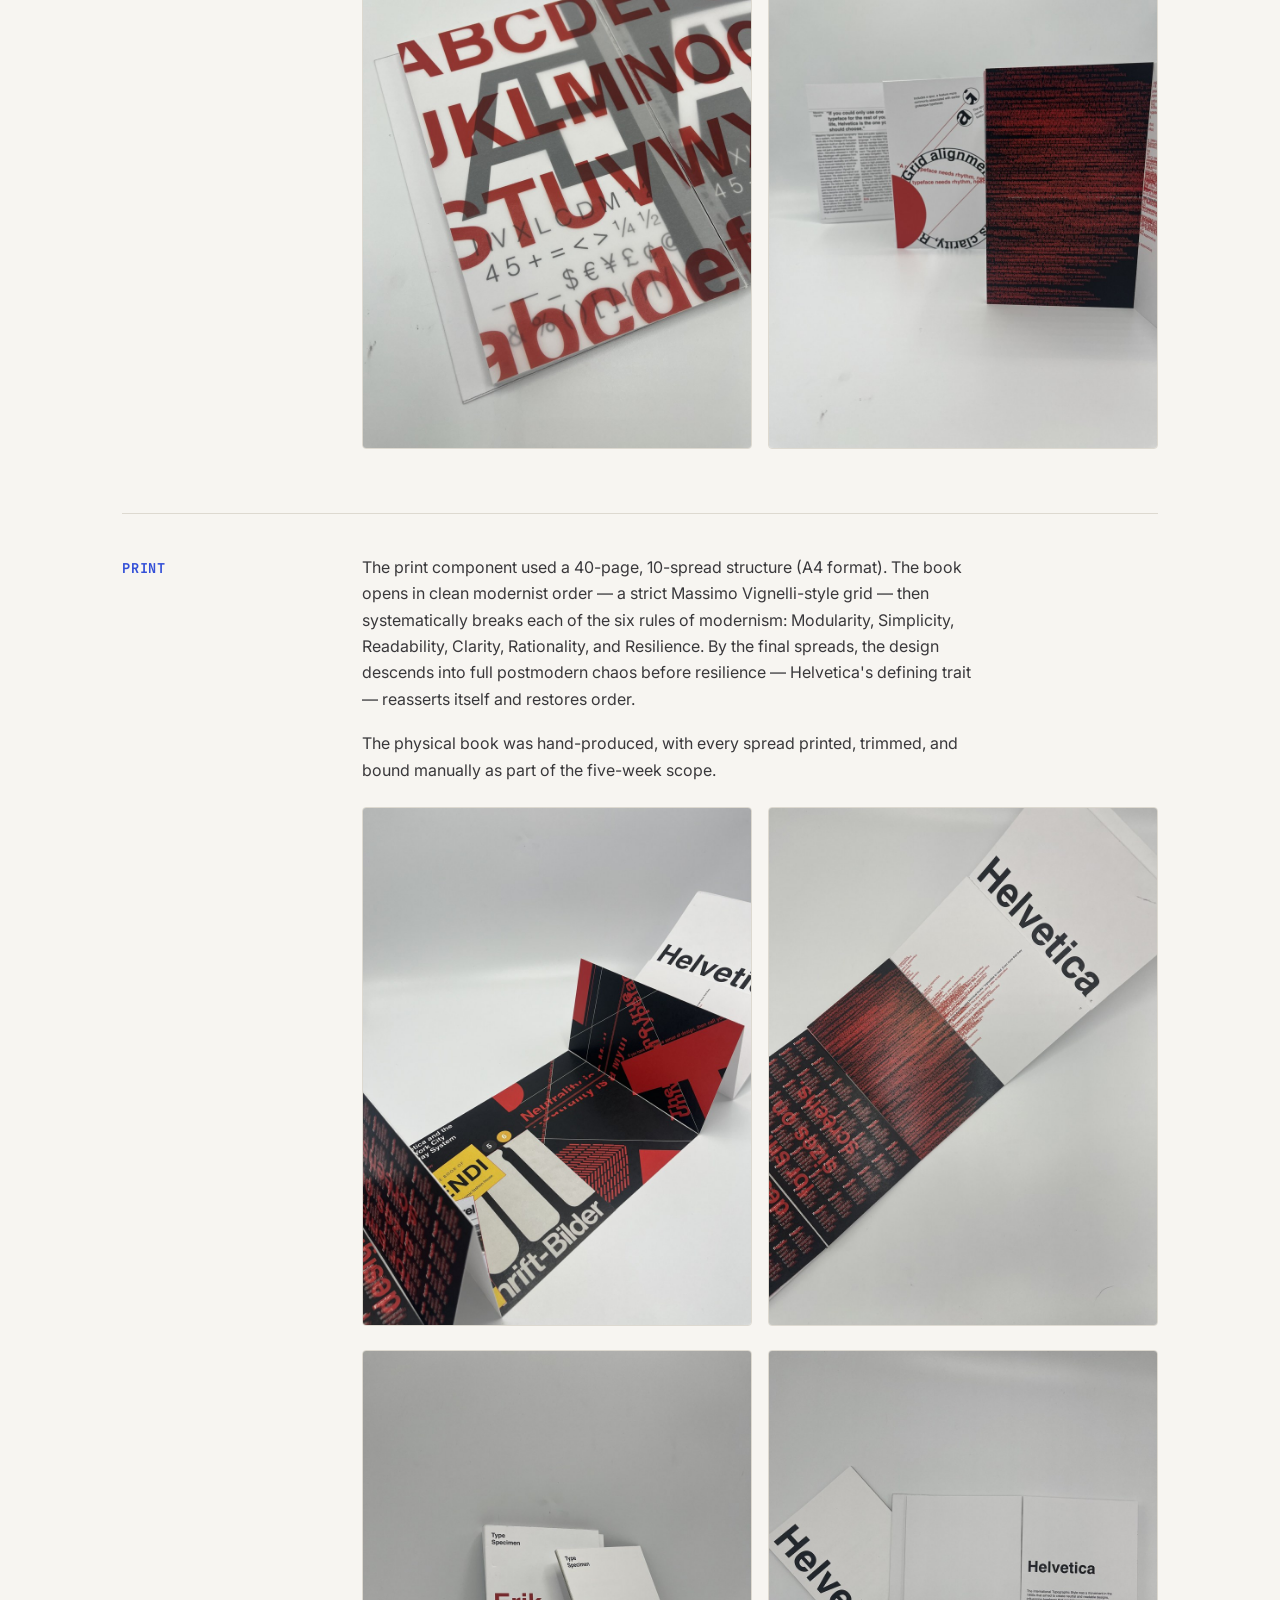
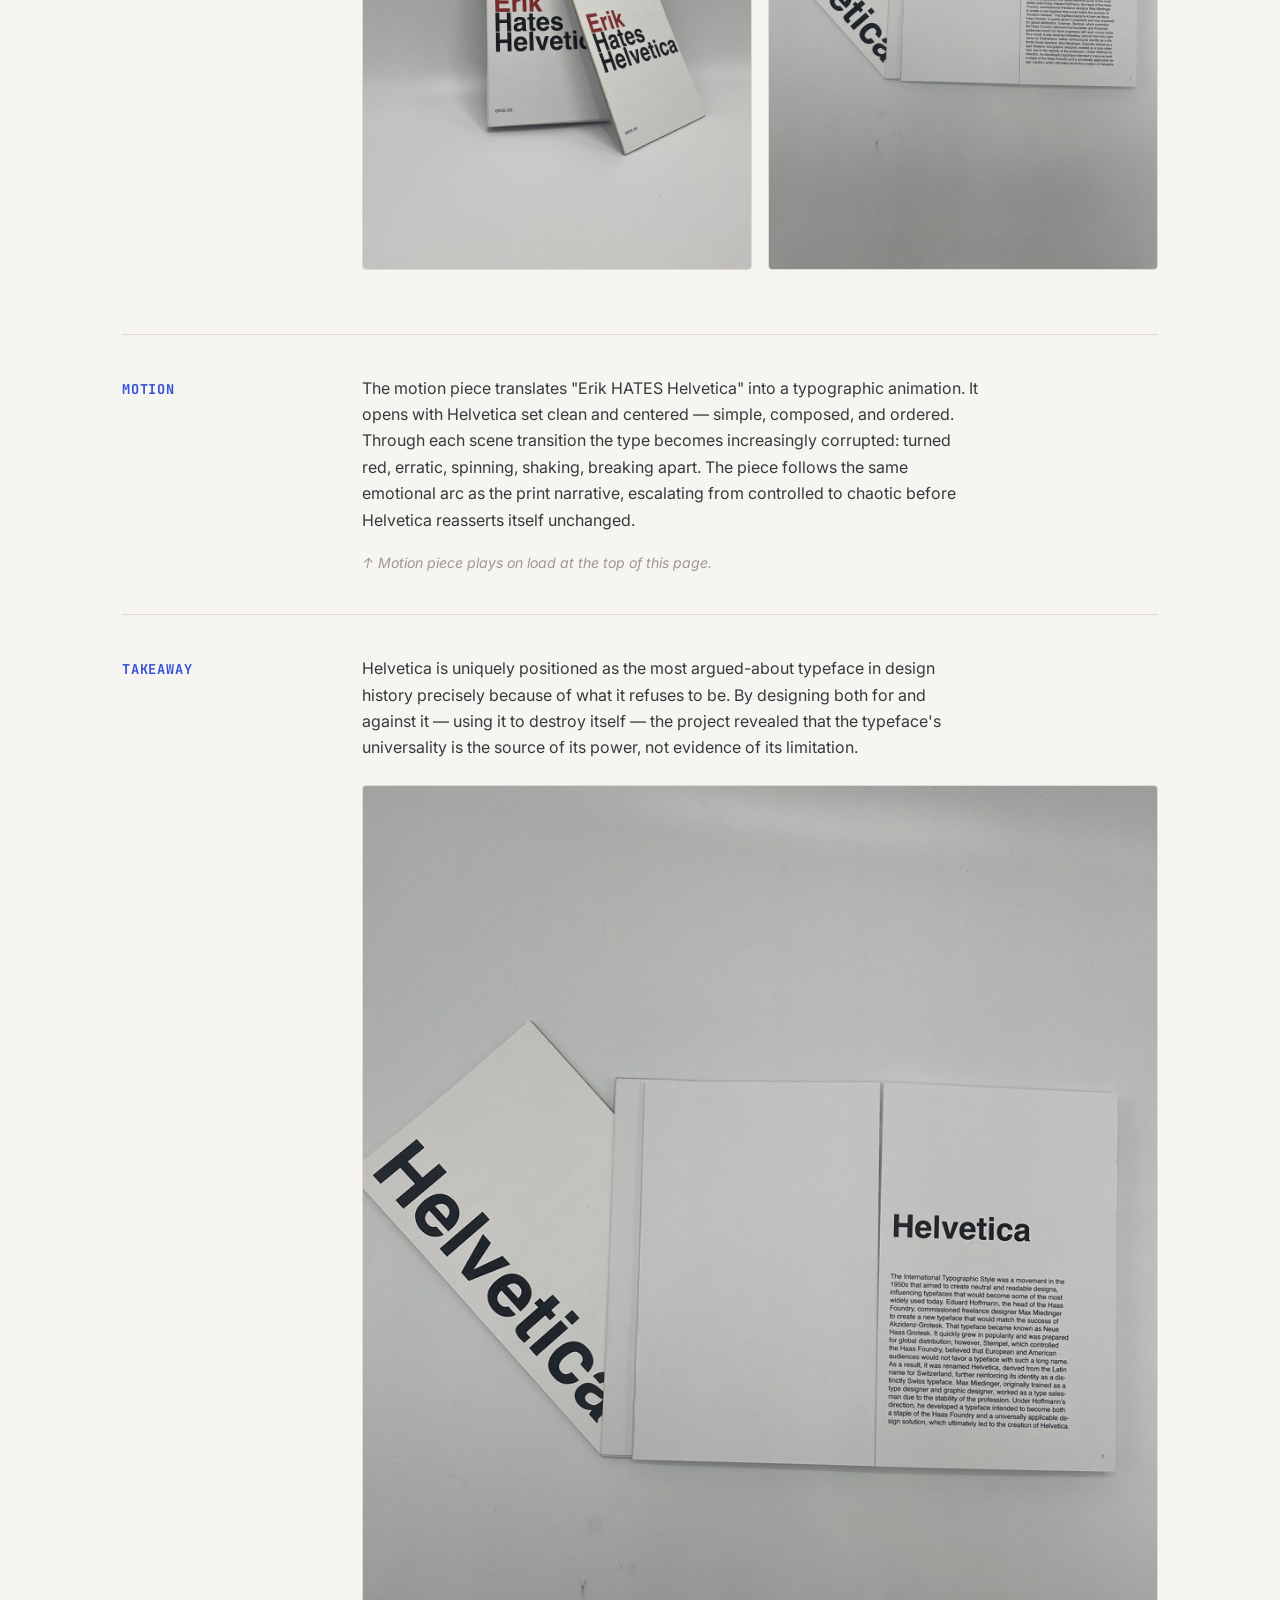
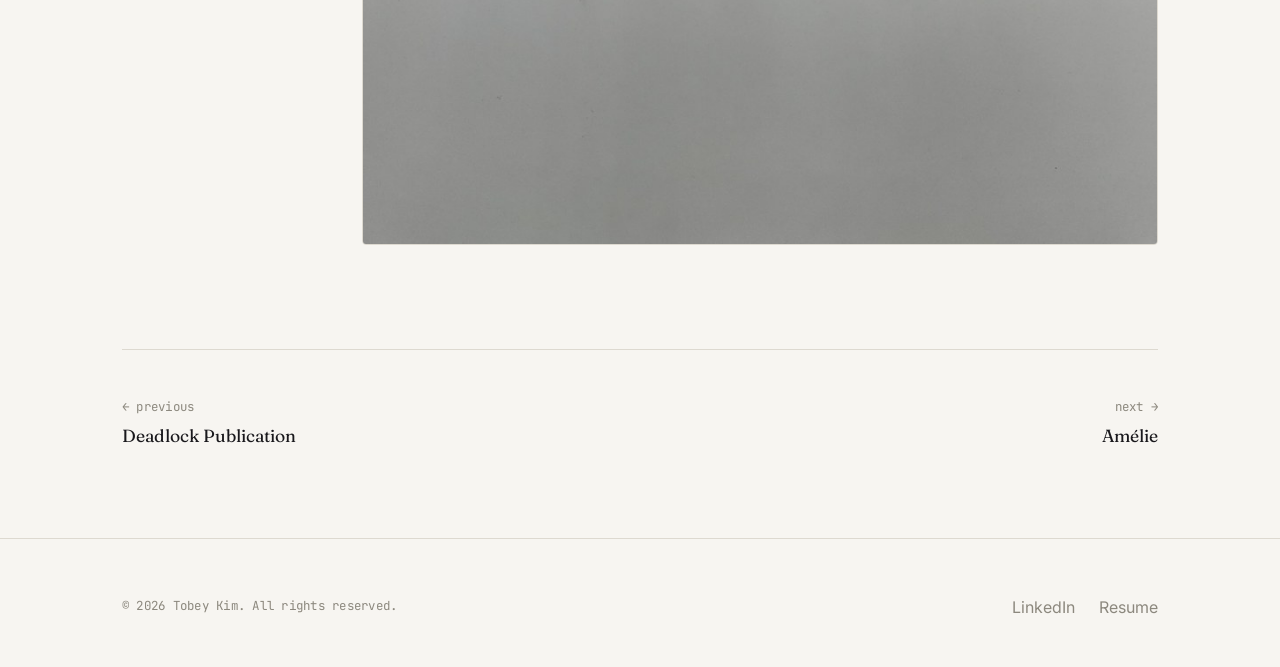
<file: helvetica.html>
<!DOCTYPE html>
<html lang="en">
<head>
<meta charset="UTF-8">
<meta name="viewport" content="width=device-width, initial-scale=1">
<title>Erik Hates Helvetica — Tobey Kim</title>
<link rel="preconnect" href="https://fonts.googleapis.com">
<link rel="preconnect" href="https://fonts.gstatic.com" crossorigin>
<link href="https://fonts.googleapis.com/css2?family=Fraunces:opsz,wght@9..144,300;9..144,400;9..144,500;9..144,600&family=Inter:wght@400;500;600&family=JetBrains+Mono:wght@400;500&display=swap" rel="stylesheet">
<link rel="stylesheet" href="style.css">
</head>
<body>

<header>
  <div class="header-inner">
    <a href="index.html" class="logo">Tobey Kim</a>
    <nav>
      <a href="index.html#work">Work</a>
      <a href="https://www.linkedin.com/in/tobeykim/" target="_blank" rel="noopener">LinkedIn</a>
      <a class="resume" href="https://drive.google.com/file/d/1ZKVgRWeL8YiON3M9yTX4Ohu1vRgT-WvB/view?usp=sharing" target="_blank" rel="noopener">Resume</a>
    </nav>
  </div>
</header>

<a class="wrap back-link" href="index.html#work">← Back to work</a>

<section class="cs-hero">
  <div class="wrap">
    <span class="mono cs-tag">Personal · Academic</span>
    <h1>Helvetica — Loved, Hated, Everywhere</h1>
    <div class="cs-meta mono">
      <span><b>Role</b>Designer</span>
      <span><b>Timeline</b>5 Weeks</span>
      <span><b>Course</b>Typographic Communication, GDVX-501</span>
      <span><b>School</b>SCAD Atlanta</span>
    </div>
    <div class="cs-cover" style="padding:0; background:#000;">
      <video autoplay muted loop playsinline controls style="width:100%; max-height:560px; object-fit:cover; display:block;">
        <source src="Helvetica_Motion_Media.mp4" type="video/mp4">
      </video>
    </div>
  </div>
</section>

<section class="cs-body">
  <div class="wrap">
    <p class="lede">A typographic exploration of Helvetica — one of the most divisive typefaces in design history. Researched, designed, and physically produced over five weeks into a printed book covering research, print narrative, and motion.</p>

    <div class="cs-section">
      <h2>Context</h2>
      <div class="cs-section-content">
        <p>The International Typographic Style was a Swiss movement that prioritized readability, legibility, and universality — the belief that communication should be clean, simple, and free of decoration. One typeface emerged from this movement more divisively than any other: Helvetica. To Massimo Vignelli it is the pinnacle of clarity and neutrality. To Erik Spiekermann it is overused, boring, and lacking personality.</p>
        <p>This project explores that tension across three deliverables — a research document, a printed typographic book, and a motion piece — each interpreted through a chosen narrative device.</p>
      </div>
    </div>

    <div class="cs-section">
      <h2>Research</h2>
      <div class="cs-section-content">
        <p>Helvetica began as Neue Haas Grotesk in 1957, commissioned by Eduard Hoffmann of the Haas Foundry and designed by Max Miedinger. It was renamed Helvetica — derived from Helvetia, the Latin name for Switzerland — before its international release, and quickly spread across printing, advertising, signage, and graphic design.</p>
        <p>Its defining characteristics include a higher-than-average x-height, horizontal terminals visible in the "a," "c," "e," and "g," a teardrop counter in the lowercase "a," and tight letter spacing that favors dense, compact compositions. These qualities make it immediately recognizable whether set at display size or small text.</p>
        <p>The debate surrounding it remains active: modernists like Vignelli and Wim Crouwel praise its neutrality and efficiency; postmodernists like Erik Spiekermann, Paula Scher, and David Carson argue its neutrality removes emotional expression and makes brands indistinguishable.</p>
        <div class="img-row two">
          <img src="img_helv/IMG_0373.jpg" alt="Helvetica book cover">
          <img src="img_helv/IMG_0376.jpg" alt="Helvetica research spread">
        </div>
      </div>
    </div>

    <div class="cs-section">
      <h2>Narrative Device</h2>
      <div class="cs-section-content">
        <p>Three narrative concepts were developed and evaluated before selecting one for production.</p>
        <p><strong>No Script</strong> — Helvetica was never meant to tell a story. The first concept embraced this, using pure typographic function with no narrative at all, interrogating why something visually exciting is necessary when information can be communicated more clearly without it.</p>
        <p><strong>Measured Disruption</strong> — The second concept challenged the modernist idea that form must strictly follow function. It traced Helvetica's journey from rigid structure into deconstruction, showing that even a typeface built on neutrality can produce tension, chaos, and expression.</p>
        <p><strong>Erik HATES Helvetica (Chosen)</strong> — Drawing from Erik Spiekermann's documented disdain for the typeface, this narrative follows a character whose rejection of Helvetica intensifies into obsession and madness. Despite every attempt to deconstruct, corrupt, and destroy it, Helvetica persists — reinforcing that its universality is not a limitation, but the reason it endures. Emotional arc: Quiet → Uneasy → Confused → Aggressive → Broken.</p>
        <div class="img-row two">
          <img src="img_helv/IMG_0377.jpg" alt="Print spread 1">
          <img src="img_helv/IMG_0387.jpg" alt="Print spread 2">
        </div>
      </div>
    </div>

    <div class="cs-section">
      <h2>Print</h2>
      <div class="cs-section-content">
        <p>The print component used a 40-page, 10-spread structure (A4 format). The book opens in clean modernist order — a strict Massimo Vignelli-style grid — then systematically breaks each of the six rules of modernism: Modularity, Simplicity, Readability, Clarity, Rationality, and Resilience. By the final spreads, the design descends into full postmodern chaos before resilience — Helvetica's defining trait — reasserts itself and restores order.</p>
        <p>The physical book was hand-produced, with every spread printed, trimmed, and bound manually as part of the five-week scope.</p>
        <div class="img-row two">
          <img src="img_helv/IMG_0388.jpg" alt="Physical book 1">
          <img src="img_helv/IMG_0392.jpg" alt="Physical book 2">
        </div>
        <div class="img-row two">
          <img src="img_helv/IMG_0394.jpg" alt="Physical book 3">
          <img src="img_helv/IMG_0406.jpg" alt="Physical book detail">
        </div>
      </div>
    </div>

    <div class="cs-section">
      <h2>Motion</h2>
      <div class="cs-section-content">
        <p>The motion piece translates "Erik HATES Helvetica" into a typographic animation. It opens with Helvetica set clean and centered — simple, composed, and ordered. Through each scene transition the type becomes increasingly corrupted: turned red, erratic, spinning, shaking, breaking apart. The piece follows the same emotional arc as the print narrative, escalating from controlled to chaotic before Helvetica reasserts itself unchanged.</p>
        <p style="color:var(--muted); font-size:0.88rem; font-style:italic;">↑ Motion piece plays on load at the top of this page.</p>
      </div>
    </div>

    <div class="cs-section">
      <h2>Takeaway</h2>
      <div class="cs-section-content">
        <p>Helvetica is uniquely positioned as the most argued-about typeface in design history precisely because of what it refuses to be. By designing both for and against it — using it to destroy itself — the project revealed that the typeface's universality is the source of its power, not evidence of its limitation.</p>
        <img src="img_helv/IMG_0406.jpg" alt="Final spread detail">
      </div>
    </div>

  </div>
</section>

<div class="wrap">
  <div class="cs-nav">
    <a href="deadlock-magazine.html">
      <span class="mono">← previous</span>
      <span class="title">Deadlock Publication</span>
    </a>
    <a href="amelie.html">
      <span class="mono">next →</span>
      <span class="title">Amélie</span>
    </a>
  </div>
</div>

<footer>
  <div class="wrap footer-inner">
    <span class="mono">© 2026 Tobey Kim. All rights reserved.</span>
    <div class="footer-links">
      <a href="https://www.linkedin.com/in/tobeykim/" target="_blank" rel="noopener">LinkedIn</a>
      <a href="https://drive.google.com/file/d/1ZKVgRWeL8YiON3M9yTX4Ohu1vRgT-WvB/view?usp=sharing" target="_blank" rel="noopener">Resume</a>
    </div>
  </div>
</footer>

</body>
</html>
</file>
<file: style.css>
:root{
  --paper:#F7F5F1;
  --ink:#19181C;
  --accent:#3450D8;
  --muted:#8C887E;
  --line:#DDD9D0;
  --card:#FFFFFF;
}

*{box-sizing:border-box; margin:0; padding:0;}
html{scroll-behavior:smooth;}
body{
  background:var(--paper);
  color:var(--ink);
  font-family:'Inter', sans-serif;
  line-height:1.5;
  -webkit-font-smoothing:antialiased;
}
::selection{background:var(--accent); color:var(--paper);}
a{color:inherit; text-decoration:none;}
img{max-width:100%; display:block;}

.mono{
  font-family:'JetBrains Mono', monospace;
  font-size:0.78rem;
  letter-spacing:0.02em;
}

.wrap{max-width:1100px; margin:0 auto; padding:0 32px;}

/* HEADER */
header{
  position:sticky; top:0; z-index:50;
  background:rgba(247,245,241,0.88);
  backdrop-filter:blur(8px);
  border-bottom:1px solid var(--line);
}
.header-inner{
  display:flex; align-items:center; justify-content:space-between;
  padding:20px 32px;
}
.logo{font-family:'Fraunces', serif; font-weight:500; font-size:1.1rem;}
nav{display:flex; gap:28px; align-items:center;}
nav a{color:var(--muted); transition:color .2s ease;}
nav a:hover{color:var(--ink);}
nav a.resume{
  color:var(--ink); border:1px solid var(--ink);
  padding:7px 14px; border-radius:2px;
}
nav a.resume:hover{background:var(--ink); color:var(--paper);}

footer{border-top:1px solid var(--line); padding:56px 0 48px; margin-top:40px;}
.footer-inner{
  display:flex; justify-content:space-between; align-items:center;
  flex-wrap:wrap; gap:16px;
}
.footer-inner .mono{color:var(--muted);}
.footer-links{display:flex; gap:24px;}
.footer-links a{color:var(--muted);}
.footer-links a:hover{color:var(--ink);}

:focus-visible{outline:2px solid var(--accent); outline-offset:2px;}

@media (prefers-reduced-motion: reduce){
  *{transition:none !important; scroll-behavior:auto !important;}
}

/* ============ HOME PAGE ============ */
.hero{padding:120px 0 100px; border-bottom:1px solid var(--line);}
.hero-eyebrow{color:var(--accent); margin-bottom:28px; display:block;}
.hero-eyebrow::before{content:"// "; opacity:0.6;}
.hero h1{
  font-family:'Fraunces', serif; font-weight:400;
  font-size:clamp(2.4rem, 6vw, 4.6rem); line-height:1.06;
  letter-spacing:-0.01em; max-width:14ch;
}
.hero h1 em{font-style:italic; color:var(--accent);}
.hero-close{margin-top:28px; color:var(--muted);}
.hero-close::before{content:"// "; opacity:0.6; color:var(--accent);}
.hero-foot{
  display:flex; justify-content:space-between; align-items:flex-end;
  margin-top:64px; gap:24px; flex-wrap:wrap;
}
.hero-foot p{max-width:36ch; color:var(--muted); font-size:0.95rem;}
.scroll-cue{color:var(--muted); white-space:nowrap;}

.work{padding:90px 0 60px;}
.section-head{
  display:flex; justify-content:space-between; align-items:baseline;
  margin-bottom:48px; gap:16px; flex-wrap:wrap;
}
.section-head h2{font-family:'Fraunces', serif; font-weight:400; font-size:2rem;}
.section-head .mono{color:var(--muted);}

.grid{
  display:grid; grid-template-columns:repeat(2, 1fr);
  gap:1px; background:var(--line); border:1px solid var(--line);
}
.card{
  background:var(--card); padding:36px;
  display:flex; flex-direction:column; min-height:340px;
  transition:background .25s ease;
}
.card:hover{background:#FCFBF9;}
.card-top{
  display:flex; justify-content:space-between; align-items:flex-start;
  margin-bottom:24px;
}
.card-tag{color:var(--accent);}
.card-tag.personal{color:var(--muted);}
.card-num{color:var(--muted);}

.card-thumb{
  flex:1; border-radius:3px; background:var(--paper);
  border:1px solid var(--line); display:flex; align-items:center;
  justify-content:center; overflow:hidden; margin-bottom:24px; min-height:140px;
}
.card-thumb img{
  max-width:78%; max-height:70%; object-fit:contain;
  filter:grayscale(15%); transition:transform .35s ease;
}
.card:hover .card-thumb img{transform:scale(1.04);}

.card h3{
  font-family:'Fraunces', serif; font-weight:500; font-size:1.3rem;
  margin-bottom:10px; display:flex; align-items:center; gap:8px;
}
.card h3 .arrow{
  color:var(--accent); opacity:0; transform:translateX(-4px);
  transition:all .2s ease;
}
.card:hover h3 .arrow{opacity:1; transform:translateX(0);}
.card p{color:var(--muted); font-size:0.92rem; line-height:1.55;}

/* ---- image-only hover-reveal cards (experimental homepage variant) ---- */
.card-v2{
  position:relative; overflow:hidden; padding:0; min-height:340px;
  background:var(--paper);
}
.card-v2 .v2-img{
  position:absolute; inset:0; display:flex; align-items:center; justify-content:center;
  padding:50px;
}
.card-v2 .v2-img img{
  max-width:70%; max-height:60%; object-fit:contain;
  filter:grayscale(15%); transition:transform .4s ease;
}
.card-v2:hover .v2-img img{transform:scale(1.05);}
.card-v2 .v2-overlay{
  position:absolute; inset:0; display:flex; flex-direction:column; justify-content:flex-end;
  padding:30px; background:linear-gradient(180deg, rgba(25,24,28,0) 35%, rgba(25,24,28,0.94) 100%);
  opacity:0; transform:translateY(8px);
  transition:opacity .3s ease, transform .3s ease;
}
.card-v2:hover .v2-overlay{opacity:1; transform:translateY(0);}
.card-v2 .v2-top{
  display:flex; justify-content:space-between; align-items:flex-start; margin-bottom:auto;
}
.card-v2 .v2-tag{color:#fff; opacity:0.8;}
.card-v2 .v2-num{color:#fff; opacity:0.6;}
.card-v2 h3{
  font-family:'Fraunces', serif; font-weight:500; font-size:1.3rem;
  color:#fff; margin-bottom:8px; display:flex; align-items:center; gap:8px;
}
.card-v2 h3 .arrow{color:var(--accent); opacity:0; transform:translateX(-4px); transition:all .2s ease;}
.card-v2:hover h3 .arrow{opacity:1; transform:translateX(0);}
.card-v2 p{color:rgba(255,255,255,0.82); font-size:0.92rem; line-height:1.55;}
@media (hover:none){
  .card-v2 .v2-overlay{opacity:1; transform:translateY(0); background:linear-gradient(180deg, rgba(25,24,28,0) 50%, rgba(25,24,28,0.94) 100%);}
}

/* ---- accordion push/expand cards (experimental variant 2) ---- */
.acc-row{
  display:flex; gap:1px; height:420px;
  background:var(--line); border:1px solid var(--line);
  margin-bottom:1px;
}
.acc-card{
  position:relative; overflow:hidden; flex:1 1 0%; min-width:64px;
  background:var(--ink); cursor:pointer;
  transition:flex-grow .6s cubic-bezier(.16,1,.3,1);
}
.acc-card:hover{flex-grow:5;}
.acc-img{
  position:absolute; inset:0;
}
.acc-img img{
  width:100%; height:100%; object-fit:cover;
  filter:grayscale(60%) brightness(0.65); opacity:0.85;
  transition:filter .6s ease, opacity .6s ease, transform .8s ease;
  transform:scale(1.08);
}
.acc-card:hover .acc-img img{
  filter:grayscale(0%) brightness(0.5); opacity:1; transform:scale(1);
}
.acc-spine{
  position:absolute; inset:0; display:flex; flex-direction:column; justify-content:space-between;
  padding:22px 16px;
}
.acc-num{
  color:rgba(255,255,255,0.65); writing-mode:vertical-rl; transform:rotate(180deg);
  transition:opacity .35s ease;
}
.acc-card:hover .acc-num{opacity:0;}
.acc-title-vertical{
  color:#fff; writing-mode:vertical-rl; transform:rotate(180deg);
  font-family:'Fraunces', serif; font-size:1.1rem; letter-spacing:0.01em;
  transition:opacity .3s ease;
}
.acc-card:hover .acc-title-vertical{opacity:0;}
.acc-details{
  position:absolute; inset:0; display:flex; flex-direction:column; justify-content:flex-end;
  padding:32px; opacity:0; transform:translateY(10px);
  transition:opacity .4s ease .12s, transform .4s ease .12s;
  background:linear-gradient(180deg, rgba(25,24,28,0) 30%, rgba(25,24,28,0.92) 100%);
}
.acc-card:hover .acc-details{opacity:1; transform:translateY(0);}
.acc-details .v2-top{display:flex; justify-content:space-between; align-items:flex-start; margin-bottom:auto;}
.acc-details .v2-tag{color:#fff; opacity:0.8; white-space:nowrap;}
.acc-details .v2-num{color:#fff; opacity:0.6; white-space:nowrap;}
.acc-details h3{
  font-family:'Fraunces', serif; font-weight:500; font-size:1.4rem;
  color:#fff; margin-bottom:8px; display:flex; align-items:center; gap:8px;
  white-space:nowrap;
}
.acc-details h3 .arrow{color:var(--accent);}
.acc-details p{
  color:rgba(255,255,255,0.85); font-size:0.92rem; line-height:1.55;
  max-width:46ch; opacity:0; transition:opacity .3s ease .2s;
}
.acc-card:hover .acc-details p{opacity:1;}

@media (max-width:900px){
  .acc-row{height:auto; flex-direction:column;}
  .acc-card{flex:none; height:90px; transition:height .5s cubic-bezier(.16,1,.3,1);}
  .acc-card:hover, .acc-card:focus-within{height:340px;}
  .acc-num, .acc-title-vertical{writing-mode:horizontal-tb; transform:none;}
  .acc-spine{flex-direction:row; align-items:center; justify-content:space-between;}
}
@media (hover:none){
  .acc-card{flex-grow:1 !important;}
}

/* ============ CASE STUDY PAGE ============ */
.back-link{
  display:inline-flex; align-items:center; gap:8px;
  color:var(--muted); padding:28px 0 0;
}
.back-link:hover{color:var(--ink);}

.cs-hero{padding:24px 0 64px; border-bottom:1px solid var(--line);}
.cs-meta{
  display:flex; gap:24px; flex-wrap:wrap; margin-bottom:24px;
  color:var(--muted);
}
.cs-meta span b{color:var(--ink); font-weight:500;}
.cs-tag{color:var(--accent); margin-bottom:18px; display:block;}
.cs-tag::before{content:"// "; opacity:0.6;}
.cs-hero h1{
  font-family:'Fraunces', serif; font-weight:400;
  font-size:clamp(2rem, 5vw, 3.4rem); line-height:1.08;
  max-width:18ch; margin-bottom:32px;
}
.cs-cover{
  border:1px solid var(--line); border-radius:4px; overflow:hidden;
  background:var(--card); display:flex; align-items:center; justify-content:center;
  min-height:200px;
}
.cs-cover img{width:100%; height:100%; object-fit:cover; max-height:500px;}

.cs-body{padding:64px 0 40px;}
.cs-body .lede{
  font-family:'Fraunces', serif; font-size:1.4rem; font-weight:400;
  line-height:1.5; max-width:46ch; margin-bottom:56px; color:var(--ink);
}
.cs-section{
  display:grid; grid-template-columns:200px 1fr; gap:40px;
  padding:40px 0; border-top:1px solid var(--line);
}
.cs-section h2{
  font-family:'JetBrains Mono', monospace; font-size:0.85rem;
  text-transform:uppercase; letter-spacing:0.06em; color:var(--accent);
  padding-top:4px;
}
.cs-section-content p{
  color:var(--ink); opacity:0.85; margin-bottom:18px; max-width:62ch;
  font-size:1rem; line-height:1.65;
}
.cs-section-content p:last-child{margin-bottom:0;}
.cs-section-content img{
  border:1px solid var(--line); border-radius:4px; margin:24px 0;
}
.cs-section-content .img-row{
  display:grid; gap:16px; margin:24px 0;
}
.cs-section-content .img-row.two{grid-template-columns:1fr 1fr;}
.cs-section-content .img-row img{margin:0;}
.cs-section-content ul{margin:0 0 18px 20px; color:var(--ink); opacity:0.85;}
.cs-section-content li{margin-bottom:6px;}
.cs-section-content table{
  width:100%; border-collapse:collapse; margin:24px 0; font-size:0.9rem;
}
.cs-section-content th, .cs-section-content td{
  border:1px solid var(--line); padding:10px 12px; text-align:left;
}
.cs-section-content th{
  font-family:'JetBrains Mono', monospace; font-size:0.72rem;
  text-transform:uppercase; color:var(--muted); font-weight:500;
}
.cs-section-content blockquote{
  border-left:2px solid var(--accent); padding-left:20px; margin:24px 0;
  font-family:'Fraunces', serif; font-style:italic; color:var(--ink);
  opacity:0.85; font-size:1.05rem; line-height:1.6;
}
.cs-note{
  color:var(--muted); font-size:0.85rem; font-style:italic; margin-bottom:48px;
}

.cs-nav{
  display:flex; justify-content:space-between; padding:48px 0;
  border-top:1px solid var(--line); gap:16px; flex-wrap:wrap;
}
.cs-nav a{
  display:flex; flex-direction:column; gap:6px; max-width:45%;
}
.cs-nav a:last-child{text-align:right; align-items:flex-end; margin-left:auto;}
.cs-nav .mono{color:var(--muted);}
.cs-nav .title{font-family:'Fraunces', serif; font-size:1.1rem; color:var(--ink);}
.cs-nav a:hover .title{color:var(--accent);}

@media (max-width:760px){
  .grid{grid-template-columns:1fr;}
  .hero{padding:90px 0 70px;}
  .header-inner{padding:16px 20px;}
  .wrap{padding:0 20px;}
  nav{gap:16px;}
  .cs-section{grid-template-columns:1fr; gap:16px;}
  .cs-section-content .img-row.two{grid-template-columns:1fr;}
  .cs-nav a, .cs-nav a:last-child{max-width:100%; text-align:left; align-items:flex-start;}
}
</file>
